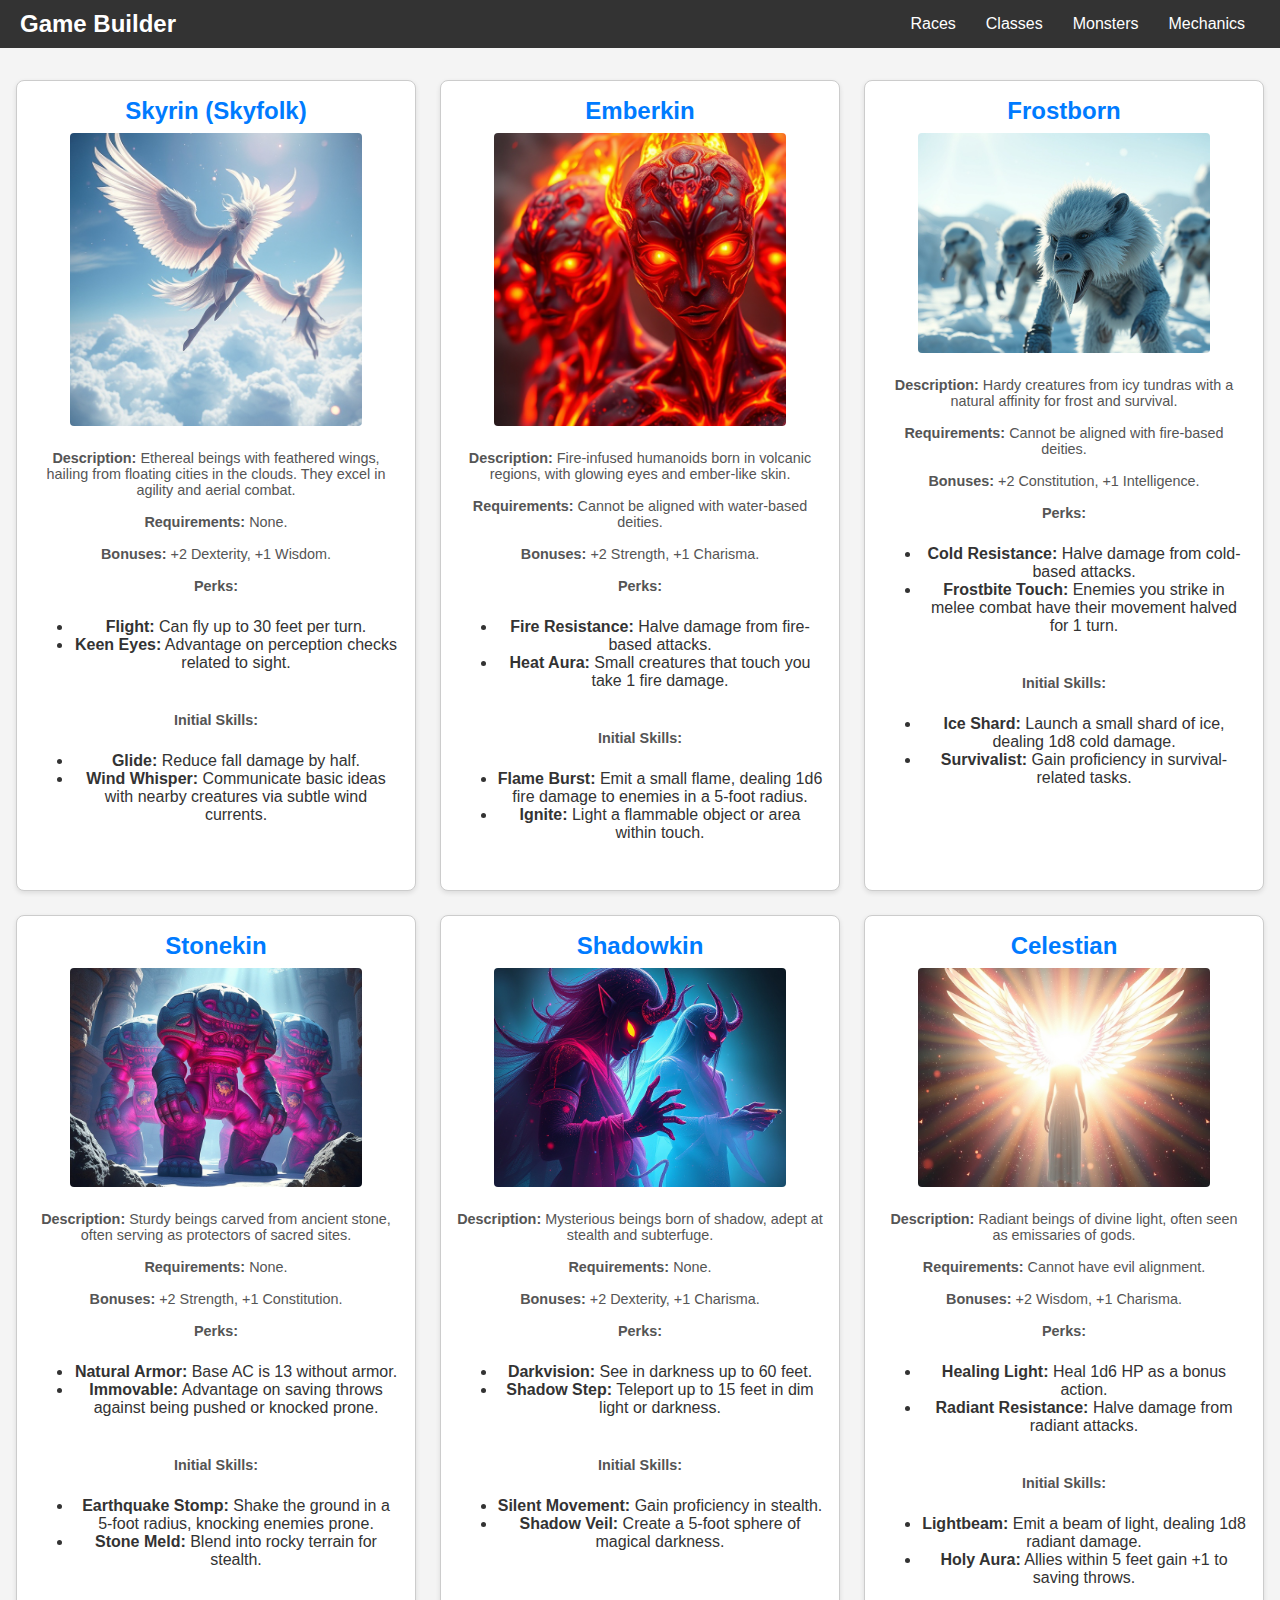
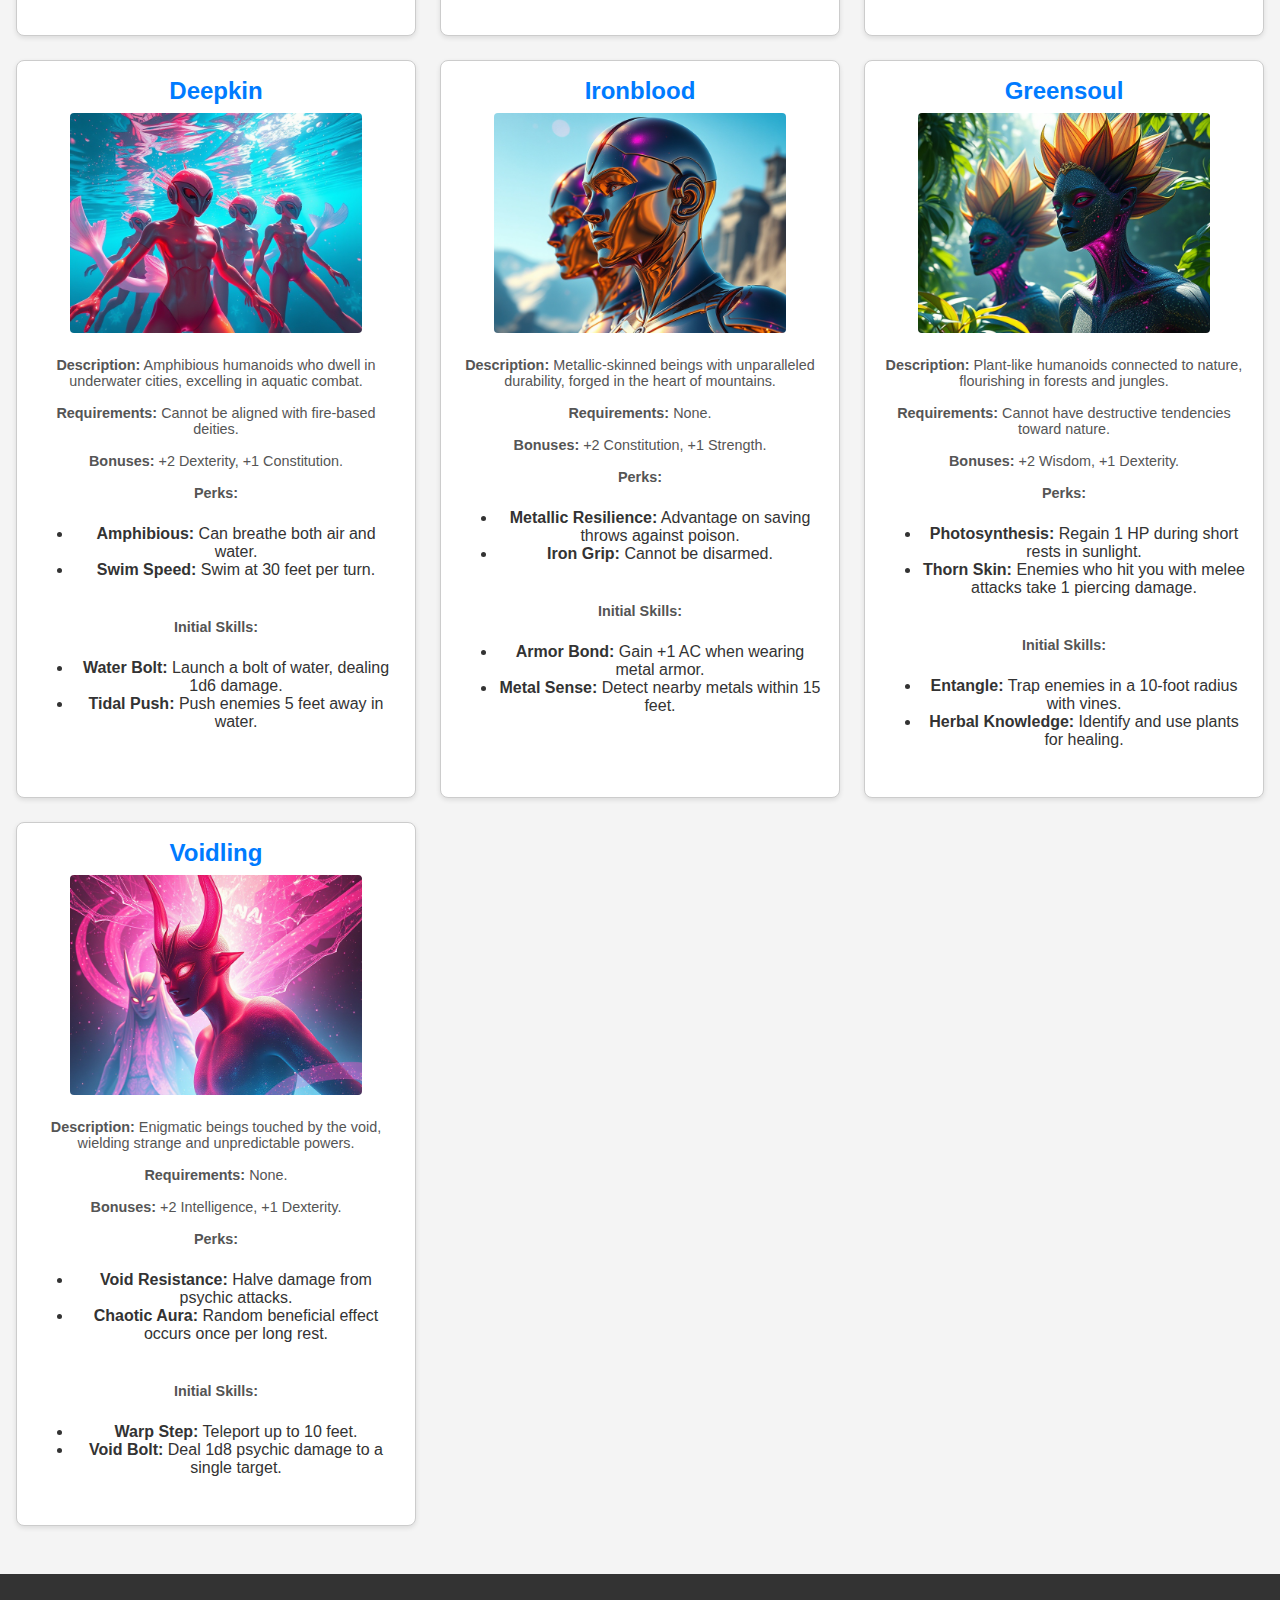
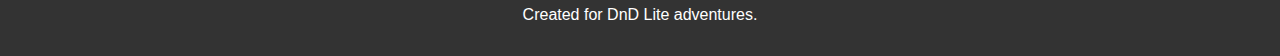
<file: index.html>
<!DOCTYPE html>
<html lang="en">
<head>
    <meta charset="UTF-8">
    <meta name="viewport" content="width=device-width, initial-scale=1.0">
    <title>DnD Lite</title>
    <link rel="stylesheet" href="style.css">
    <style>
        body {
            font-family: Arial, sans-serif;
            margin: 0;
            padding: 0;
        }
        header {
            background-color: #333;
            color: white;
            padding: 10px 20px;
            display: flex;
            justify-content: space-between;
            align-items: center;
        }
        header .logo {
            font-size: 1.5em;
            font-weight: bold;
        }
        nav ul {
            list-style: none;
            display: flex;
            margin: 0;
            padding: 0;
        }
        nav ul li {
            margin: 0 15px;
        }
        nav ul li a {
            color: white;
            text-decoration: none;
            font-size: 1em;
        }
        nav ul li a:hover {
            text-decoration: underline;
        }
        .section {
            padding: 50px 20px;
        }
    </style>
</head>
<body>
    <header>
        <div class="logo">Game Builder</div>
        <nav>
            <ul>
                <li><a href="index.html">Races</a></li>
                <li><a href="classes.html">Classes</a></li>
                <li><a href="monsters.html">Monsters</a></li>
                <li><a href="mechanics.html">Mechanics</a></li>
            </ul>
        </nav>
    </header>
    <main>
        <section id="races">
            <div class="card-container">
                <div class="card">
                    <h3>Skyrin (Skyfolk)</h3>
                    <img src="./images/Skyfolk.jpeg" alt="">
                    <p><strong>Description:</strong> Ethereal beings with feathered wings, hailing from floating cities in the clouds. They excel in agility and aerial combat.</p>
                    <p><strong>Requirements:</strong> None.</p>
                    <p><strong>Bonuses:</strong> +2 Dexterity, +1 Wisdom.</p>
                    <p><strong>Perks:</strong>
                        <ul>
                            <li><strong>Flight:</strong> Can fly up to 30 feet per turn.</li>
                            <li><strong>Keen Eyes:</strong> Advantage on perception checks related to sight.</li>
                        </ul>
                    </p>
                    <p><strong>Initial Skills:</strong>
                        <ul>
                            <li><strong>Glide:</strong> Reduce fall damage by half.</li>
                            <li><strong>Wind Whisper:</strong> Communicate basic ideas with nearby creatures via subtle wind currents.</li>
                        </ul>
                    </p>
                </div>
                
                <div class="card">
                    <h3>Emberkin</h3>
                    <img src="./images/Emberfolk.jpeg" alt="">
                    <p><strong>Description:</strong> Fire-infused humanoids born in volcanic regions, with glowing eyes and ember-like skin.</p>
                    <p><strong>Requirements:</strong> Cannot be aligned with water-based deities.</p>
                    <p><strong>Bonuses:</strong> +2 Strength, +1 Charisma.</p>
                    <p><strong>Perks:</strong>
                        <ul>
                            <li><strong>Fire Resistance:</strong> Halve damage from fire-based attacks.</li>
                            <li><strong>Heat Aura:</strong> Small creatures that touch you take 1 fire damage.</li>
                        </ul>
                    </p>
                    <p><strong>Initial Skills:</strong>
                        <ul>
                            <li><strong>Flame Burst:</strong> Emit a small flame, dealing 1d6 fire damage to enemies in a 5-foot radius.</li>
                            <li><strong>Ignite:</strong> Light a flammable object or area within touch.</li>
                        </ul>
                    </p>
                </div>
                
                <div class="card">
                    <h3>Frostborn</h3>
                    <img src="./images/frostkin.jpeg" alt="">
                    <p><strong>Description:</strong> Hardy creatures from icy tundras with a natural affinity for frost and survival.</p>
                    <p><strong>Requirements:</strong> Cannot be aligned with fire-based deities.</p>
                    <p><strong>Bonuses:</strong> +2 Constitution, +1 Intelligence.</p>
                    <p><strong>Perks:</strong>
                        <ul>
                            <li><strong>Cold Resistance:</strong> Halve damage from cold-based attacks.</li>
                            <li><strong>Frostbite Touch:</strong> Enemies you strike in melee combat have their movement halved for 1 turn.</li>
                        </ul>
                    </p>
                    <p><strong>Initial Skills:</strong>
                        <ul>
                            <li><strong>Ice Shard:</strong> Launch a small shard of ice, dealing 1d8 cold damage.</li>
                            <li><strong>Survivalist:</strong> Gain proficiency in survival-related tasks.</li>
                        </ul>
                    </p>
                </div>
                
                <div class="card">
                    <h3>Stonekin</h3>
                    <img src="./images/StoneKin.jpeg" alt="">
                    <p><strong>Description:</strong> Sturdy beings carved from ancient stone, often serving as protectors of sacred sites.</p>
                    <p><strong>Requirements:</strong> None.</p>
                    <p><strong>Bonuses:</strong> +2 Strength, +1 Constitution.</p>
                    <p><strong>Perks:</strong>
                        <ul>
                            <li><strong>Natural Armor:</strong> Base AC is 13 without armor.</li>
                            <li><strong>Immovable:</strong> Advantage on saving throws against being pushed or knocked prone.</li>
                        </ul>
                    </p>
                    <p><strong>Initial Skills:</strong>
                        <ul>
                            <li><strong>Earthquake Stomp:</strong> Shake the ground in a 5-foot radius, knocking enemies prone.</li>
                            <li><strong>Stone Meld:</strong> Blend into rocky terrain for stealth.</li>
                        </ul>
                    </p>
                </div>
                
                <div class="card">
                    <h3>Shadowkin</h3>
                    <img src="./images/Shadowlin.jpeg" alt="">
                    <p><strong>Description:</strong> Mysterious beings born of shadow, adept at stealth and subterfuge.</p>
                    <p><strong>Requirements:</strong> None.</p>
                    <p><strong>Bonuses:</strong> +2 Dexterity, +1 Charisma.</p>
                    <p><strong>Perks:</strong>
                        <ul>
                            <li><strong>Darkvision:</strong> See in darkness up to 60 feet.</li>
                            <li><strong>Shadow Step:</strong> Teleport up to 15 feet in dim light or darkness.</li>
                        </ul>
                    </p>
                    <p><strong>Initial Skills:</strong>
                        <ul>
                            <li><strong>Silent Movement:</strong> Gain proficiency in stealth.</li>
                            <li><strong>Shadow Veil:</strong> Create a 5-foot sphere of magical darkness.</li>
                        </ul>
                    </p>
                </div>
                <div class="card">
                    <h3>Celestian</h3>
                    <img src="./images/celestian.jpg" alt="">
                    <p><strong>Description:</strong> Radiant beings of divine light, often seen as emissaries of gods.</p>
                    <p><strong>Requirements:</strong> Cannot have evil alignment.</p>
                    <p><strong>Bonuses:</strong> +2 Wisdom, +1 Charisma.</p>
                    <p><strong>Perks:</strong>
                        <ul>
                            <li><strong>Healing Light:</strong> Heal 1d6 HP as a bonus action.</li>
                            <li><strong>Radiant Resistance:</strong> Halve damage from radiant attacks.</li>
                        </ul>
                    </p>
                    <p><strong>Initial Skills:</strong>
                        <ul>
                            <li><strong>Lightbeam:</strong> Emit a beam of light, dealing 1d8 radiant damage.</li>
                            <li><strong>Holy Aura:</strong> Allies within 5 feet gain +1 to saving throws.</li>
                        </ul>
                    </p>
                </div>
                
                <div class="card">
                    <h3>Deepkin</h3>
                    <img src="./images/deepwaterkin.jpeg" alt="">
                    <p><strong>Description:</strong> Amphibious humanoids who dwell in underwater cities, excelling in aquatic combat.</p>
                    <p><strong>Requirements:</strong> Cannot be aligned with fire-based deities.</p>
                    <p><strong>Bonuses:</strong> +2 Dexterity, +1 Constitution.</p>
                    <p><strong>Perks:</strong>
                        <ul>
                            <li><strong>Amphibious:</strong> Can breathe both air and water.</li>
                            <li><strong>Swim Speed:</strong> Swim at 30 feet per turn.</li>
                        </ul>
                    </p>
                    <p><strong>Initial Skills:</strong>
                        <ul>
                            <li><strong>Water Bolt:</strong> Launch a bolt of water, dealing 1d6 damage.</li>
                            <li><strong>Tidal Push:</strong> Push enemies 5 feet away in water.</li>
                        </ul>
                    </p>
                </div>
                
                <div class="card">
                    <h3>Ironblood</h3>
                    <img src="./images/ironblood.jpeg" alt="">
                    <p><strong>Description:</strong> Metallic-skinned beings with unparalleled durability, forged in the heart of mountains.</p>
                    <p><strong>Requirements:</strong> None.</p>
                    <p><strong>Bonuses:</strong> +2 Constitution, +1 Strength.</p>
                    <p><strong>Perks:</strong>
                        <ul>
                            <li><strong>Metallic Resilience:</strong> Advantage on saving throws against poison.</li>
                            <li><strong>Iron Grip:</strong> Cannot be disarmed.</li>
                        </ul>
                    </p>
                    <p><strong>Initial Skills:</strong>
                        <ul>
                            <li><strong>Armor Bond:</strong> Gain +1 AC when wearing metal armor.</li>
                            <li><strong>Metal Sense:</strong> Detect nearby metals within 15 feet.</li>
                        </ul>
                    </p>
                </div>
                
                <div class="card">
                    <h3>Greensoul</h3>
                    <img src="./images/Greensoul.jpeg" alt="">
                    <p><strong>Description:</strong> Plant-like humanoids connected to nature, flourishing in forests and jungles.</p>
                    <p><strong>Requirements:</strong> Cannot have destructive tendencies toward nature.</p>
                    <p><strong>Bonuses:</strong> +2 Wisdom, +1 Dexterity.</p>
                    <p><strong>Perks:</strong>
                        <ul>
                            <li><strong>Photosynthesis:</strong> Regain 1 HP during short rests in sunlight.</li>
                            <li><strong>Thorn Skin:</strong> Enemies who hit you with melee attacks take 1 piercing damage.</li>
                        </ul>
                    </p>
                    <p><strong>Initial Skills:</strong>
                        <ul>
                            <li><strong>Entangle:</strong> Trap enemies in a 10-foot radius with vines.</li>
                            <li><strong>Herbal Knowledge:</strong> Identify and use plants for healing.</li>
                        </ul>
                    </p>
                </div>
                
                <div class="card">
                    <h3>Voidling</h3>
                    <img src="./images/Voidkin.jpeg" alt="">
                    <p><strong>Description:</strong> Enigmatic beings touched by the void, wielding strange and unpredictable powers.</p>
                    <p><strong>Requirements:</strong> None.</p>
                    <p><strong>Bonuses:</strong> +2 Intelligence, +1 Dexterity.</p>
                    <p><strong>Perks:</strong>
                        <ul>
                            <li><strong>Void Resistance:</strong> Halve damage from psychic attacks.</li>
                            <li><strong>Chaotic Aura:</strong> Random beneficial effect occurs once per long rest.</li>
                        </ul>
                    </p>
                    <p><strong>Initial Skills:</strong>
                        <ul>
                            <li><strong>Warp Step:</strong> Teleport up to 10 feet.</li>
                            <li><strong>Void Bolt:</strong> Deal 1d8 psychic damage to a single target.</li>
                        </ul>
                    </p>
                </div>
                
            </div>
        </section>
    </main>
    <footer>
        <p>Created for DnD Lite adventures.</p>
    </footer>
</body>
</html>
</file>
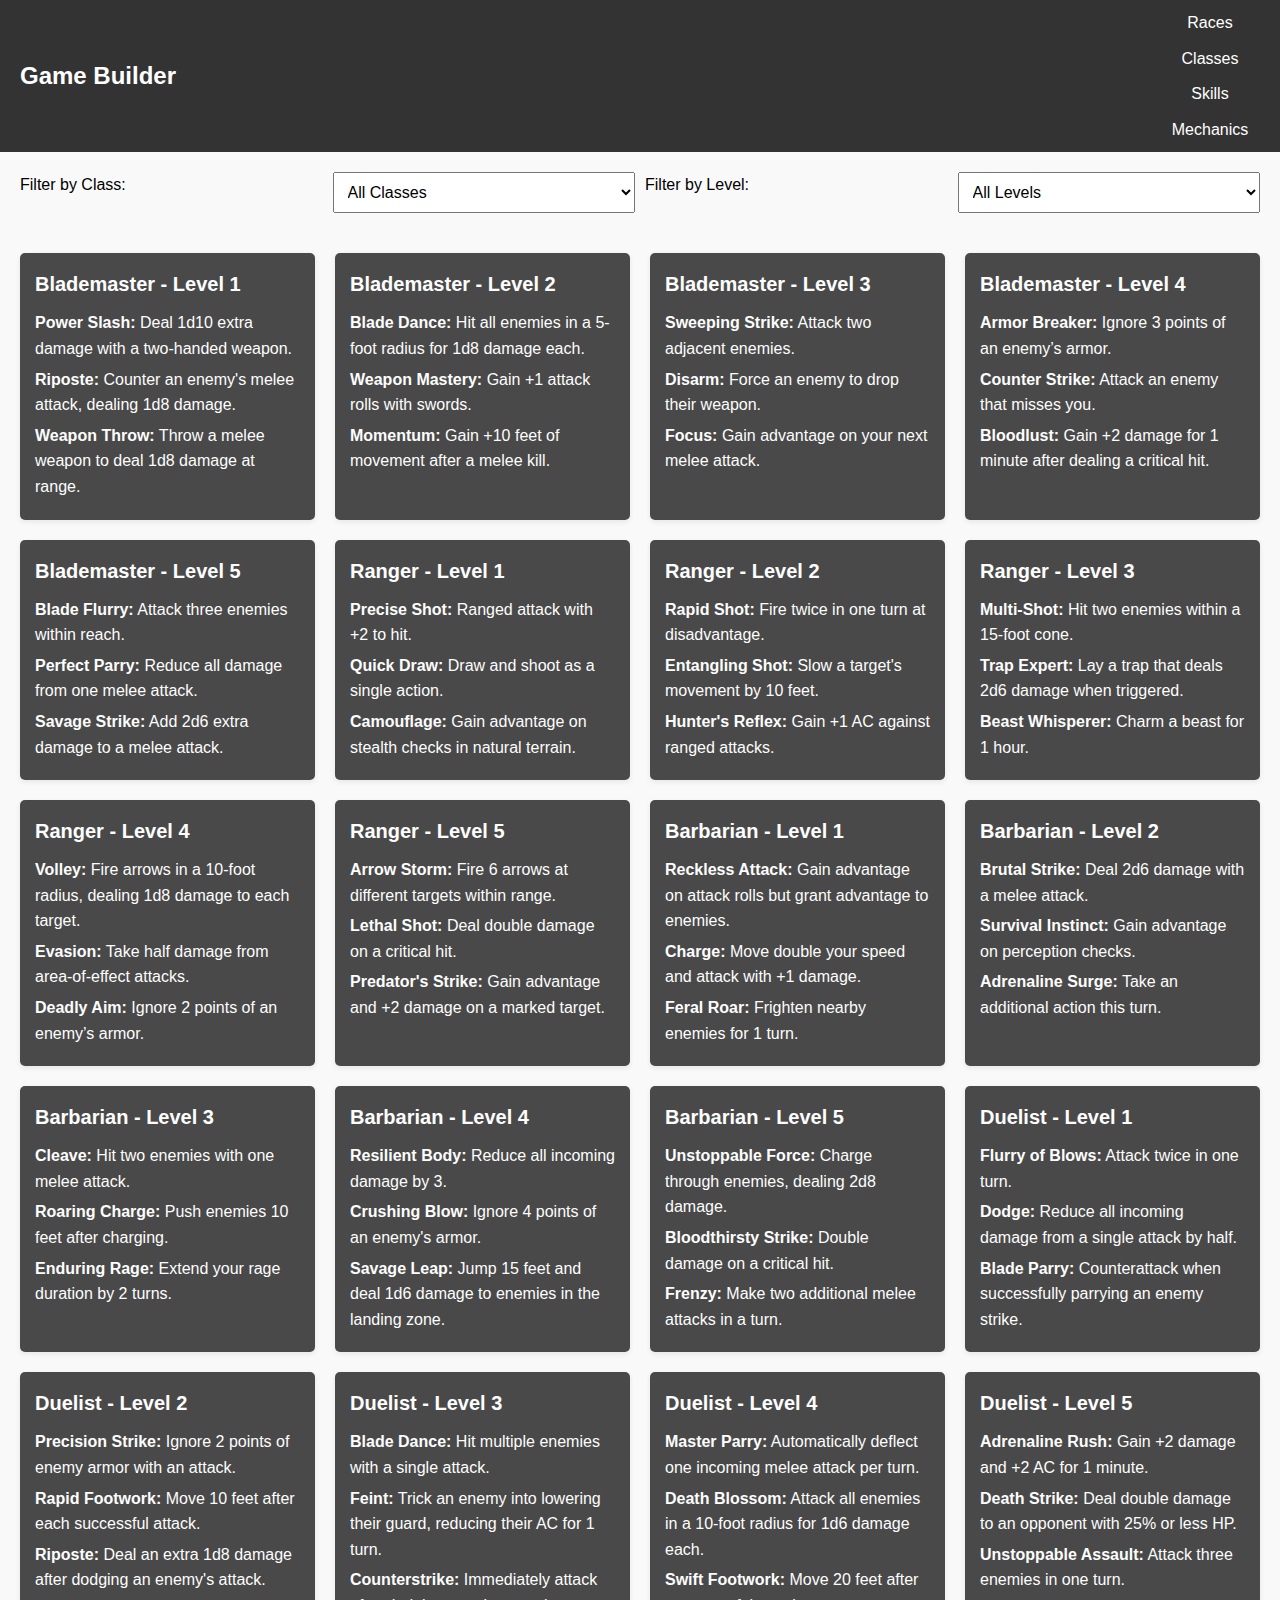
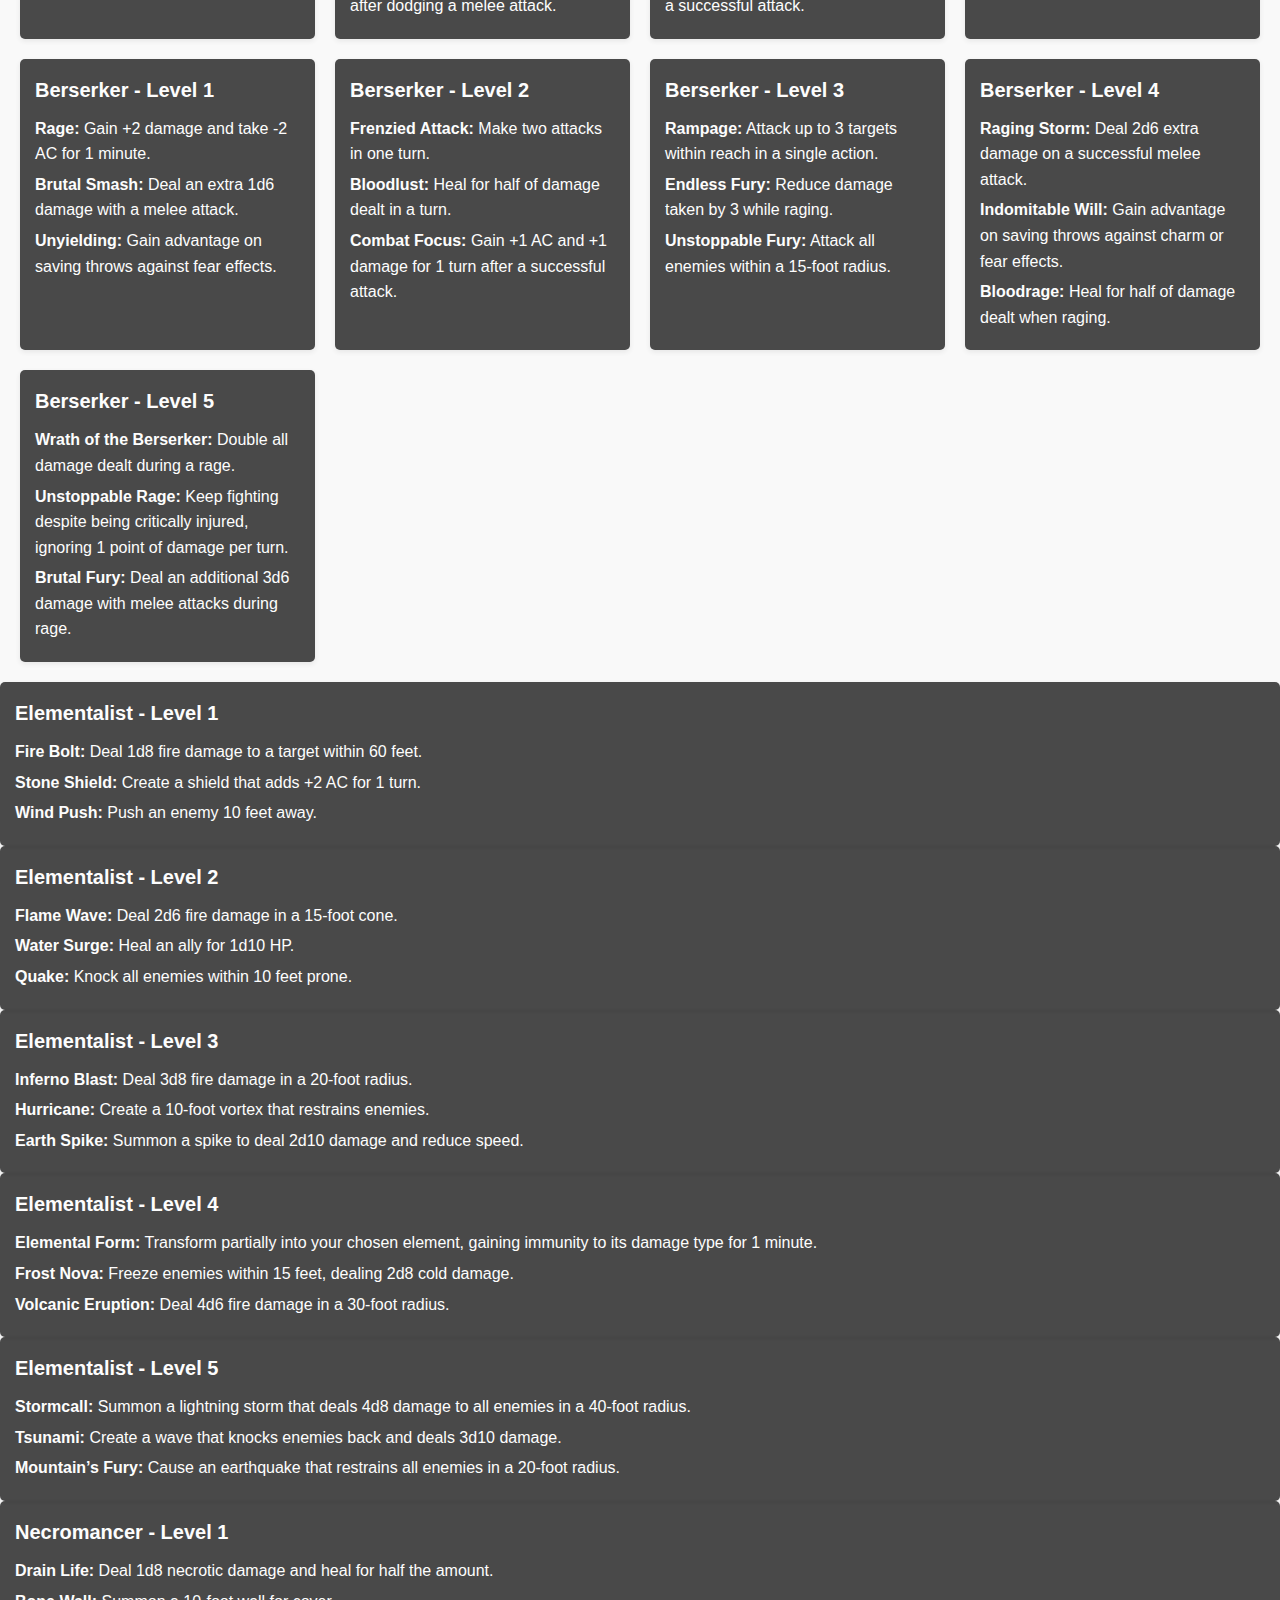
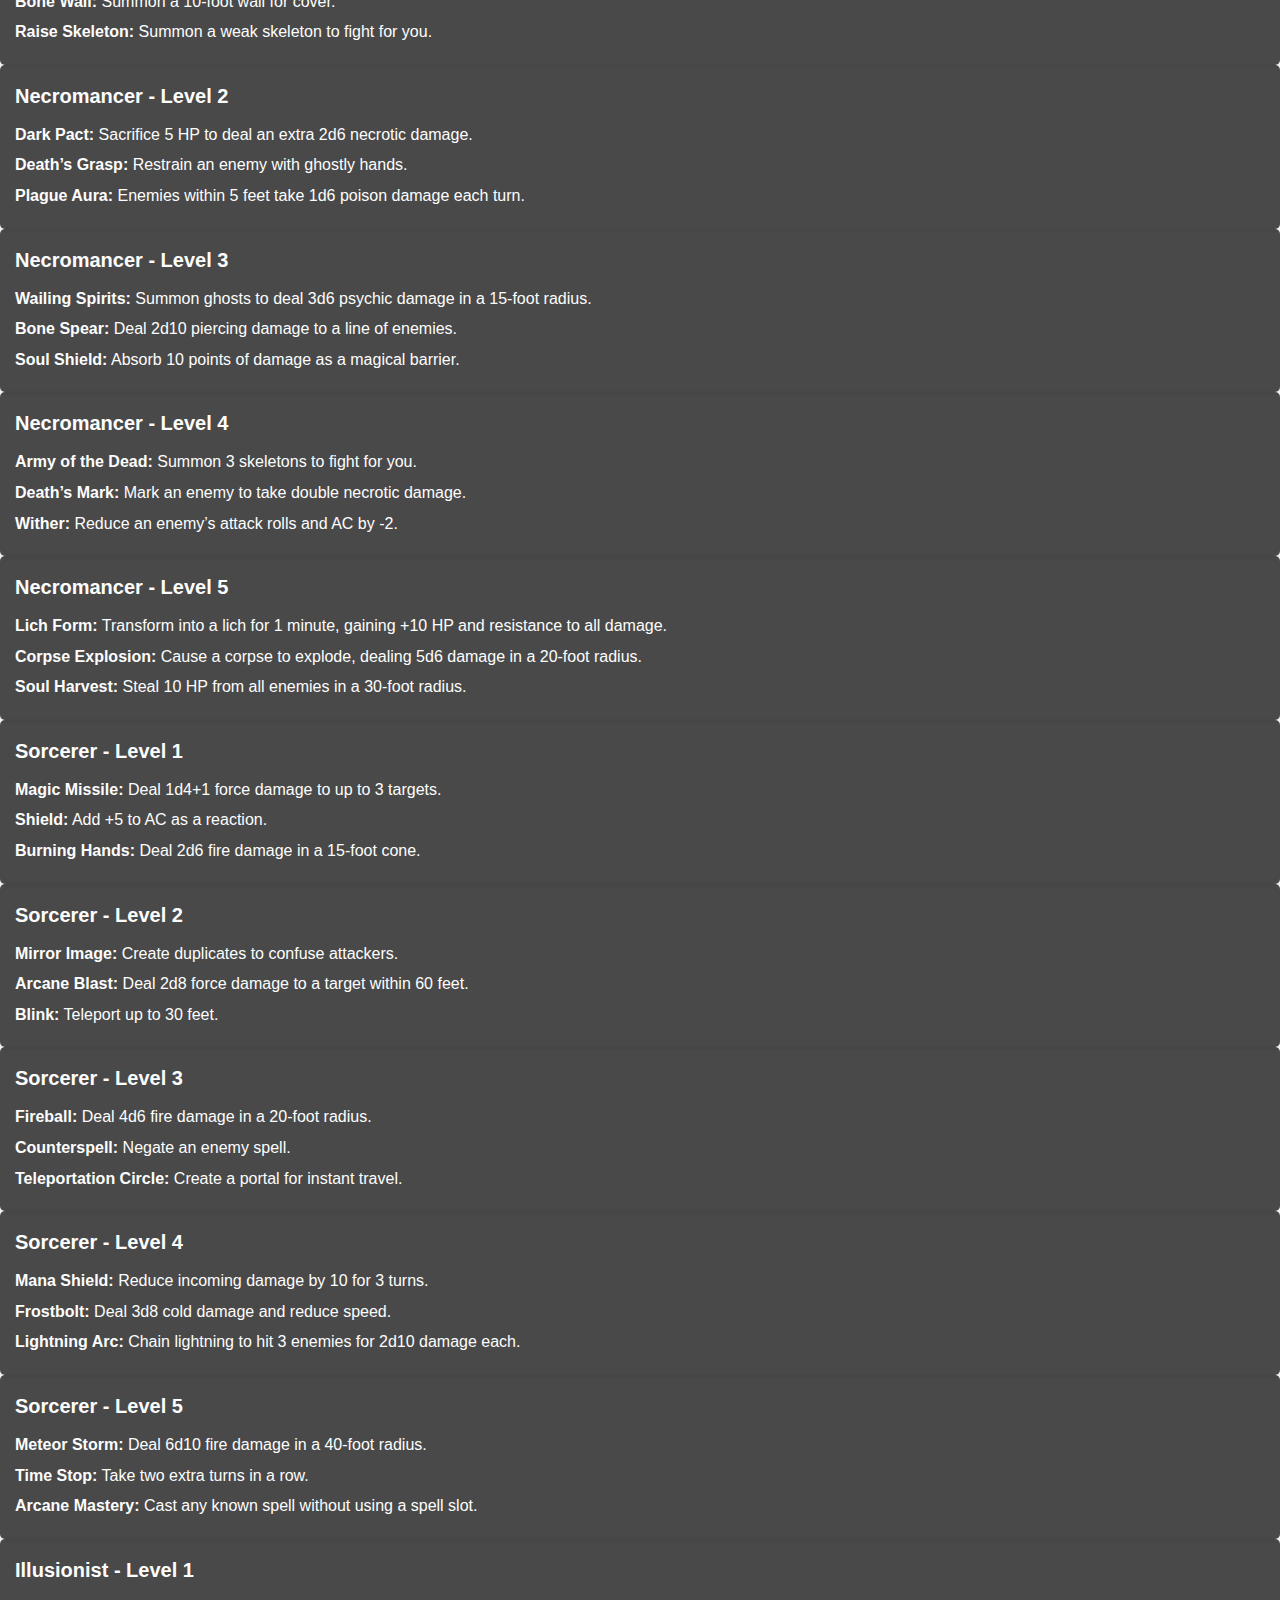
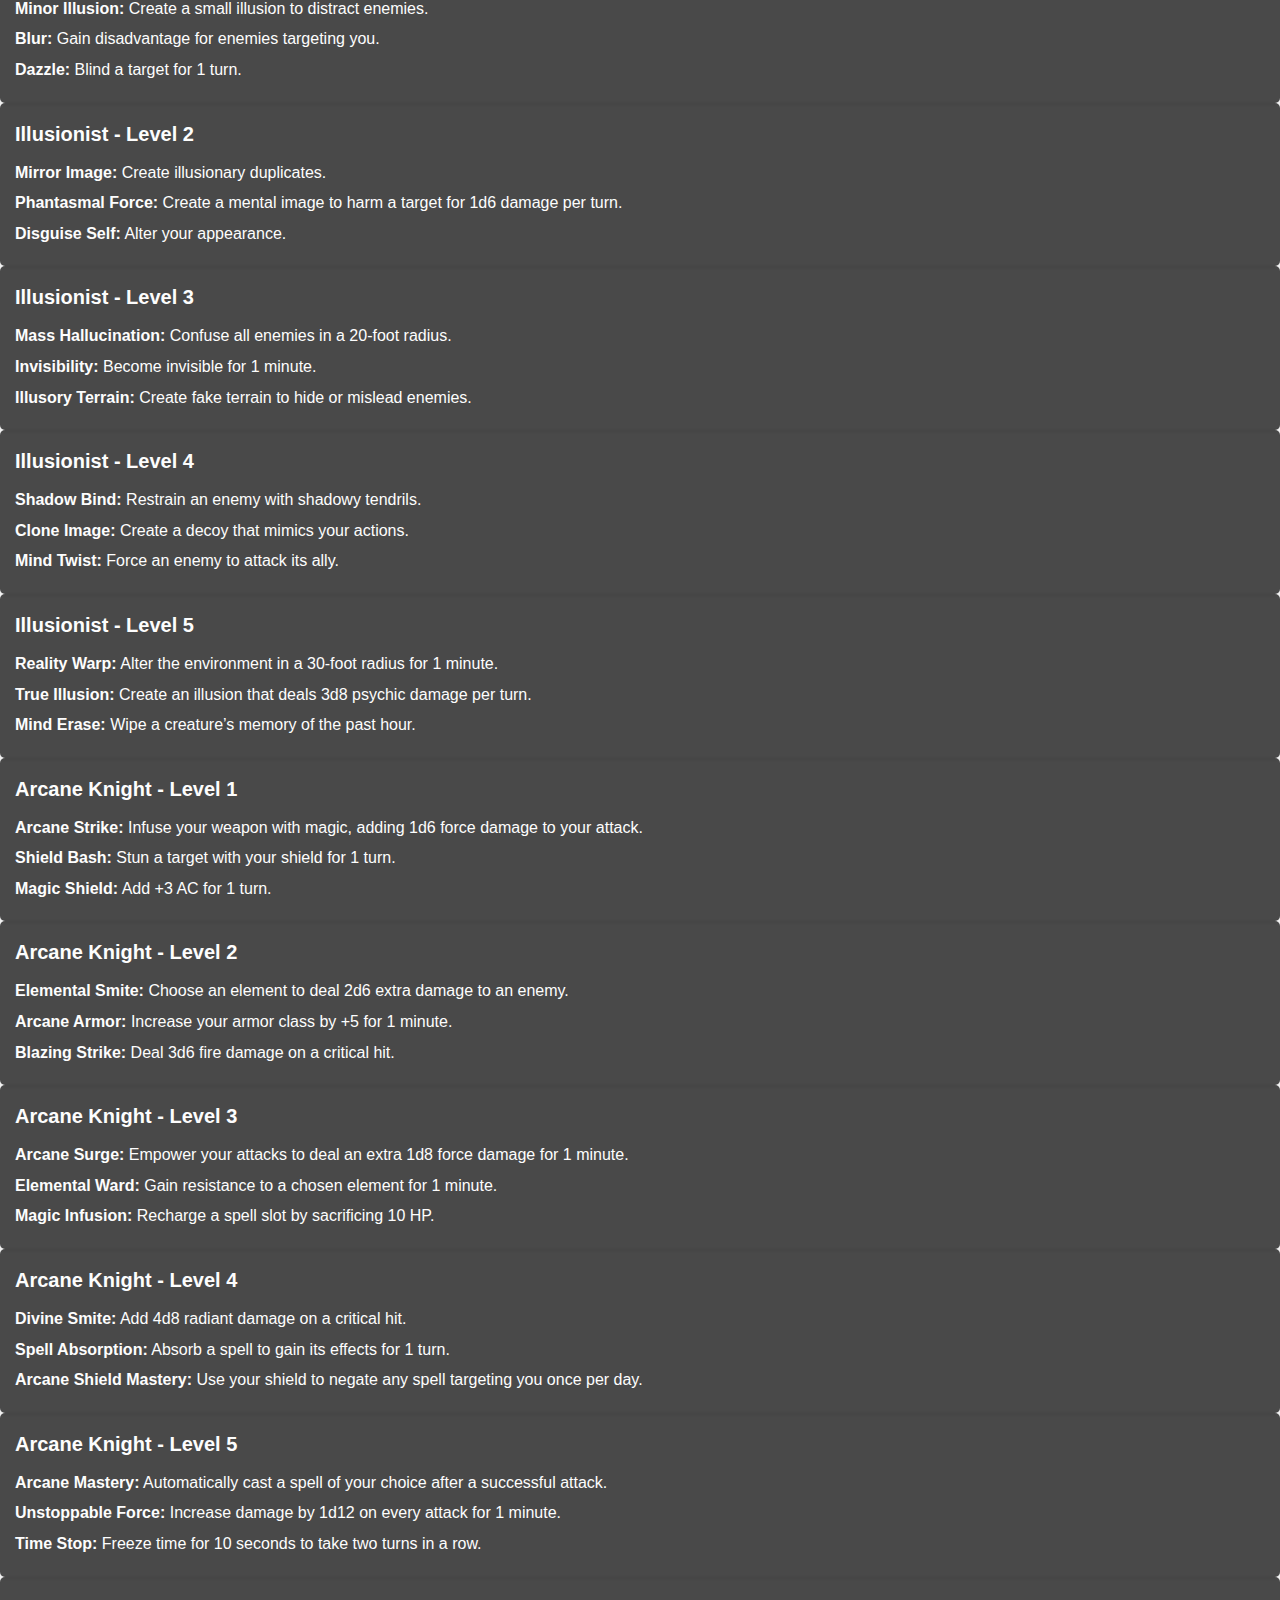
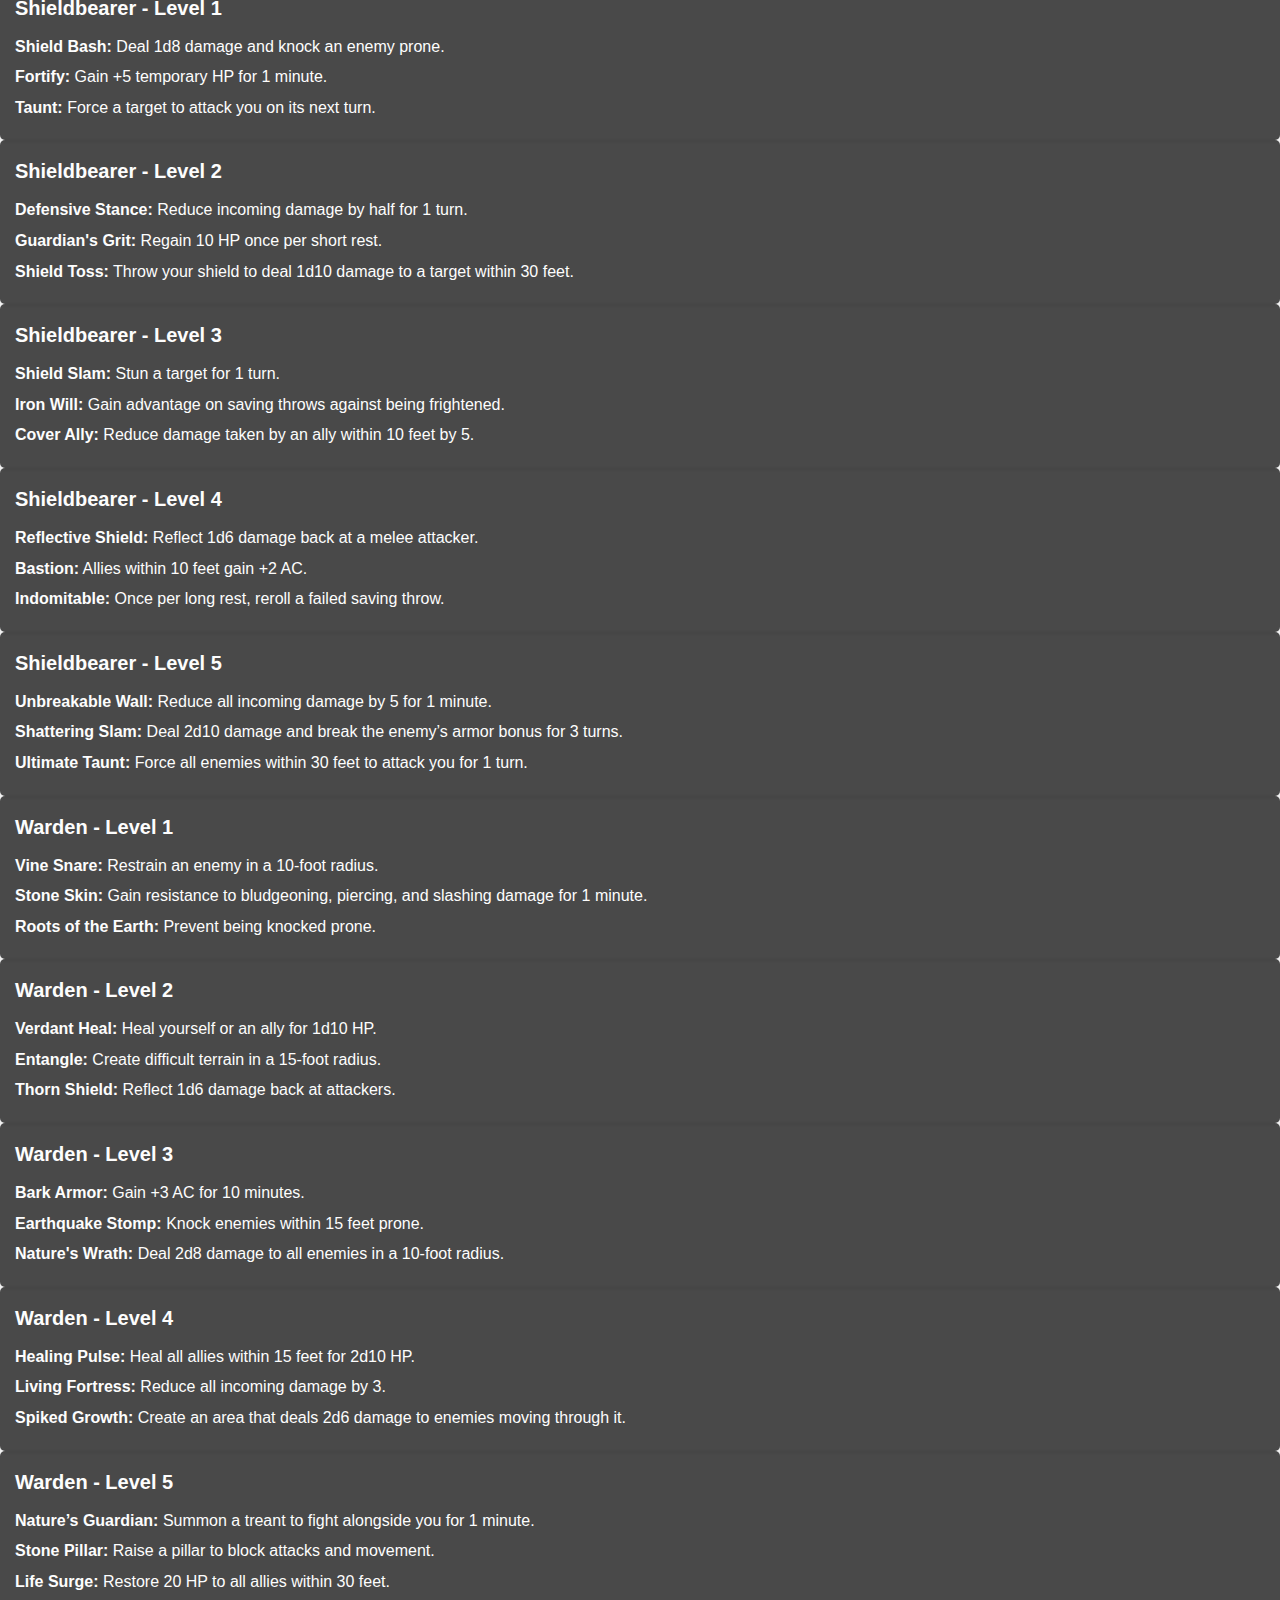
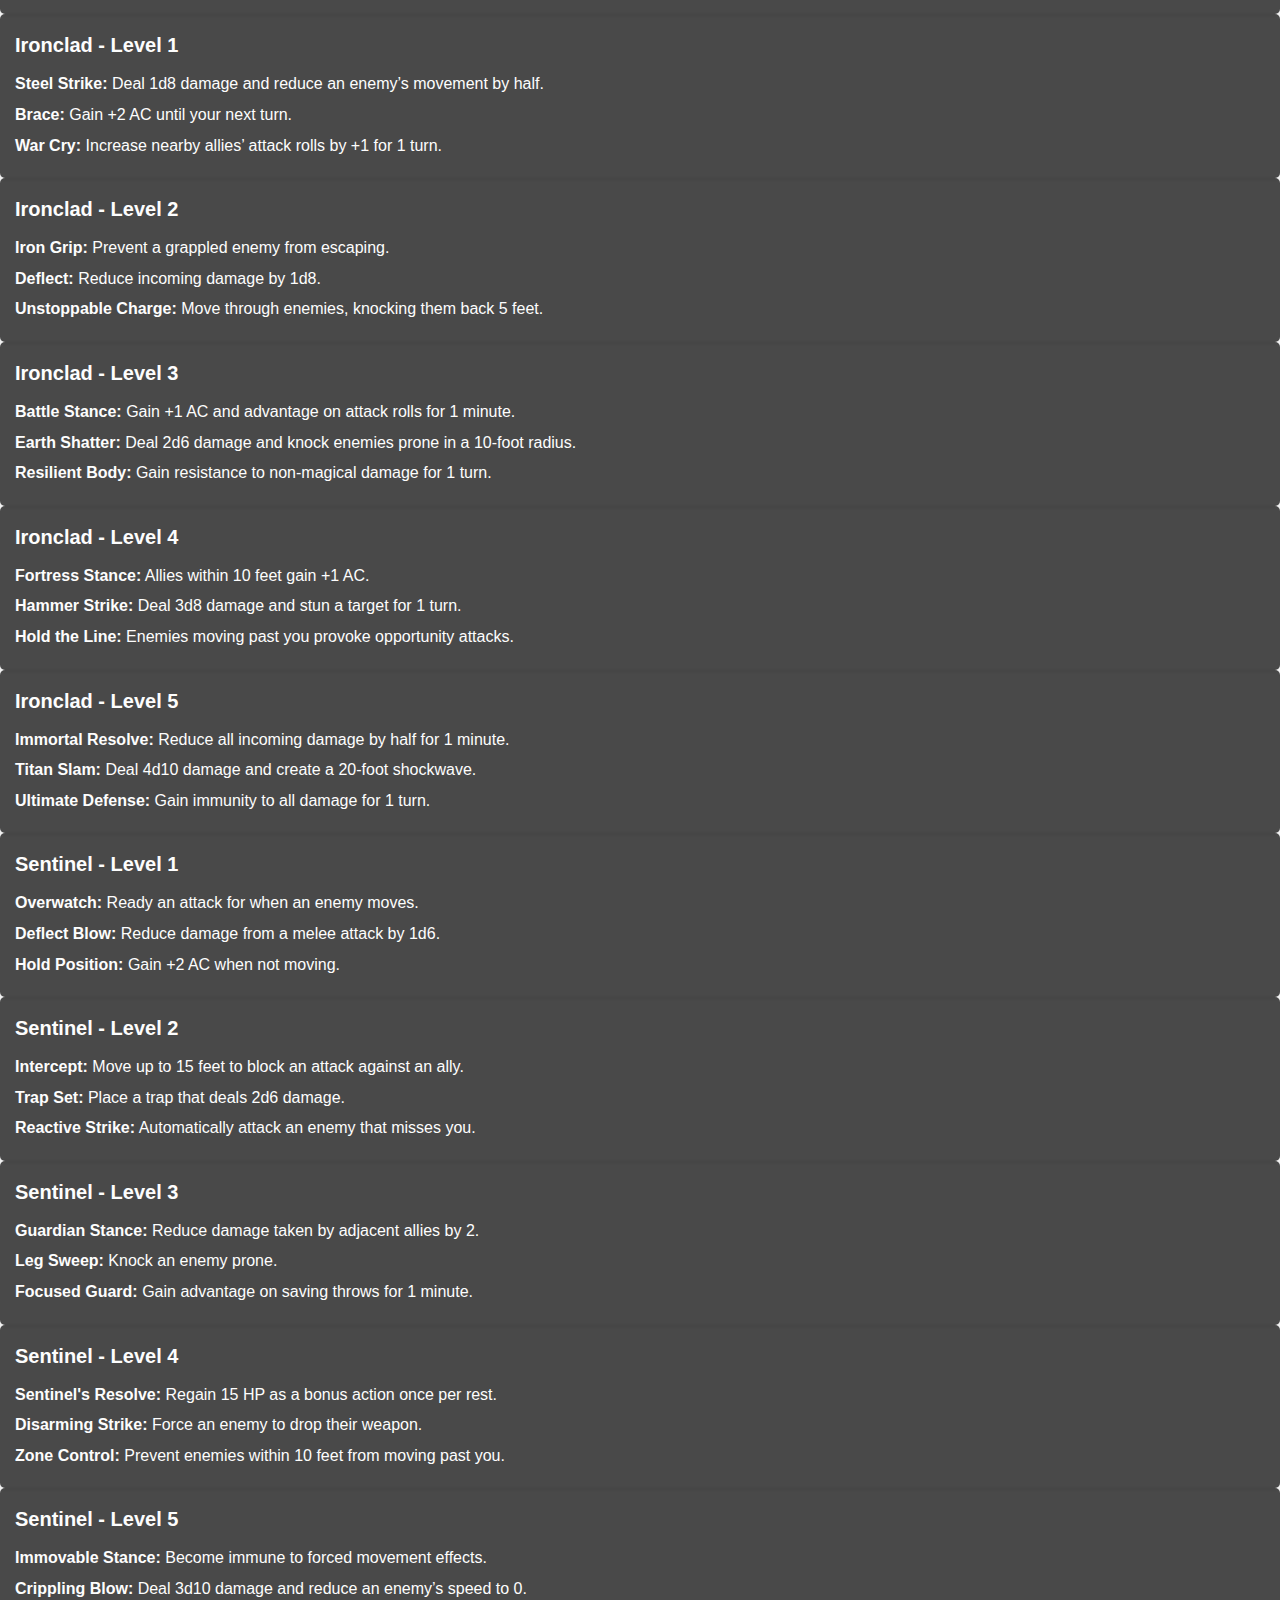
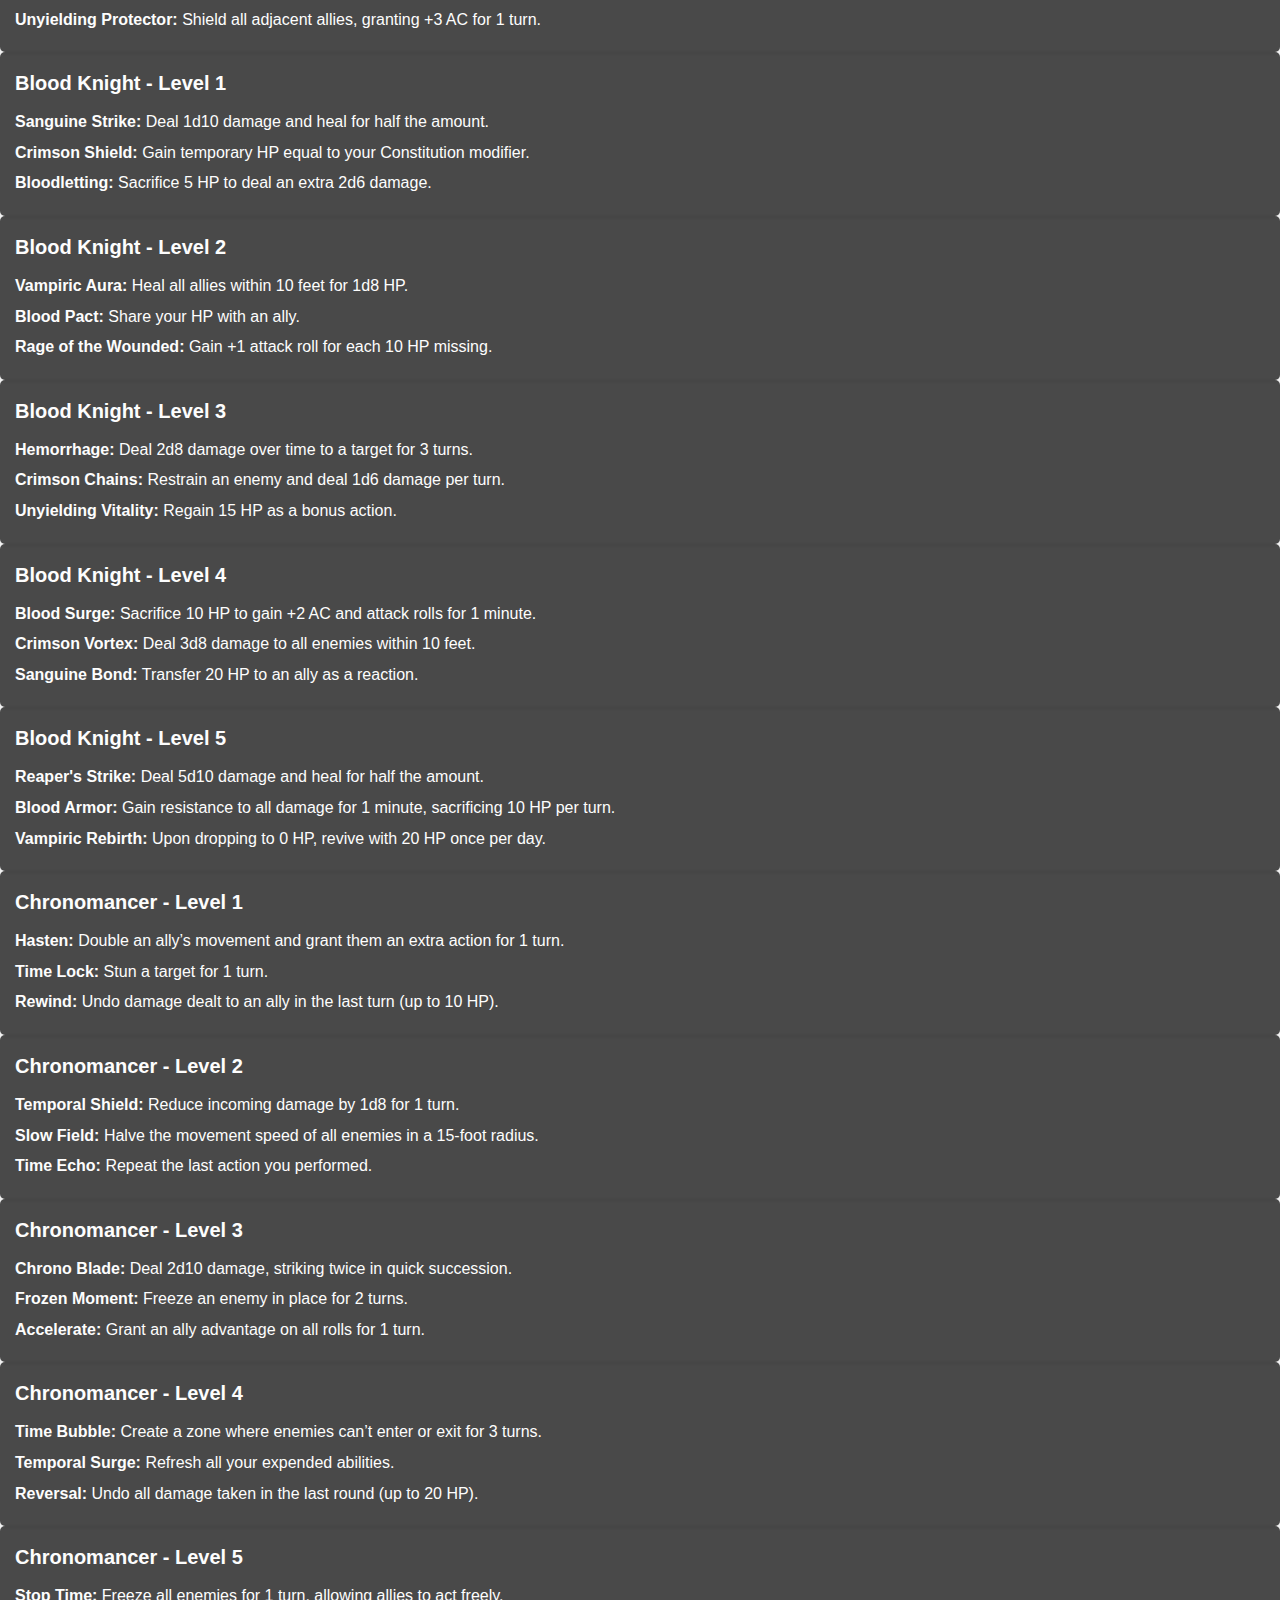
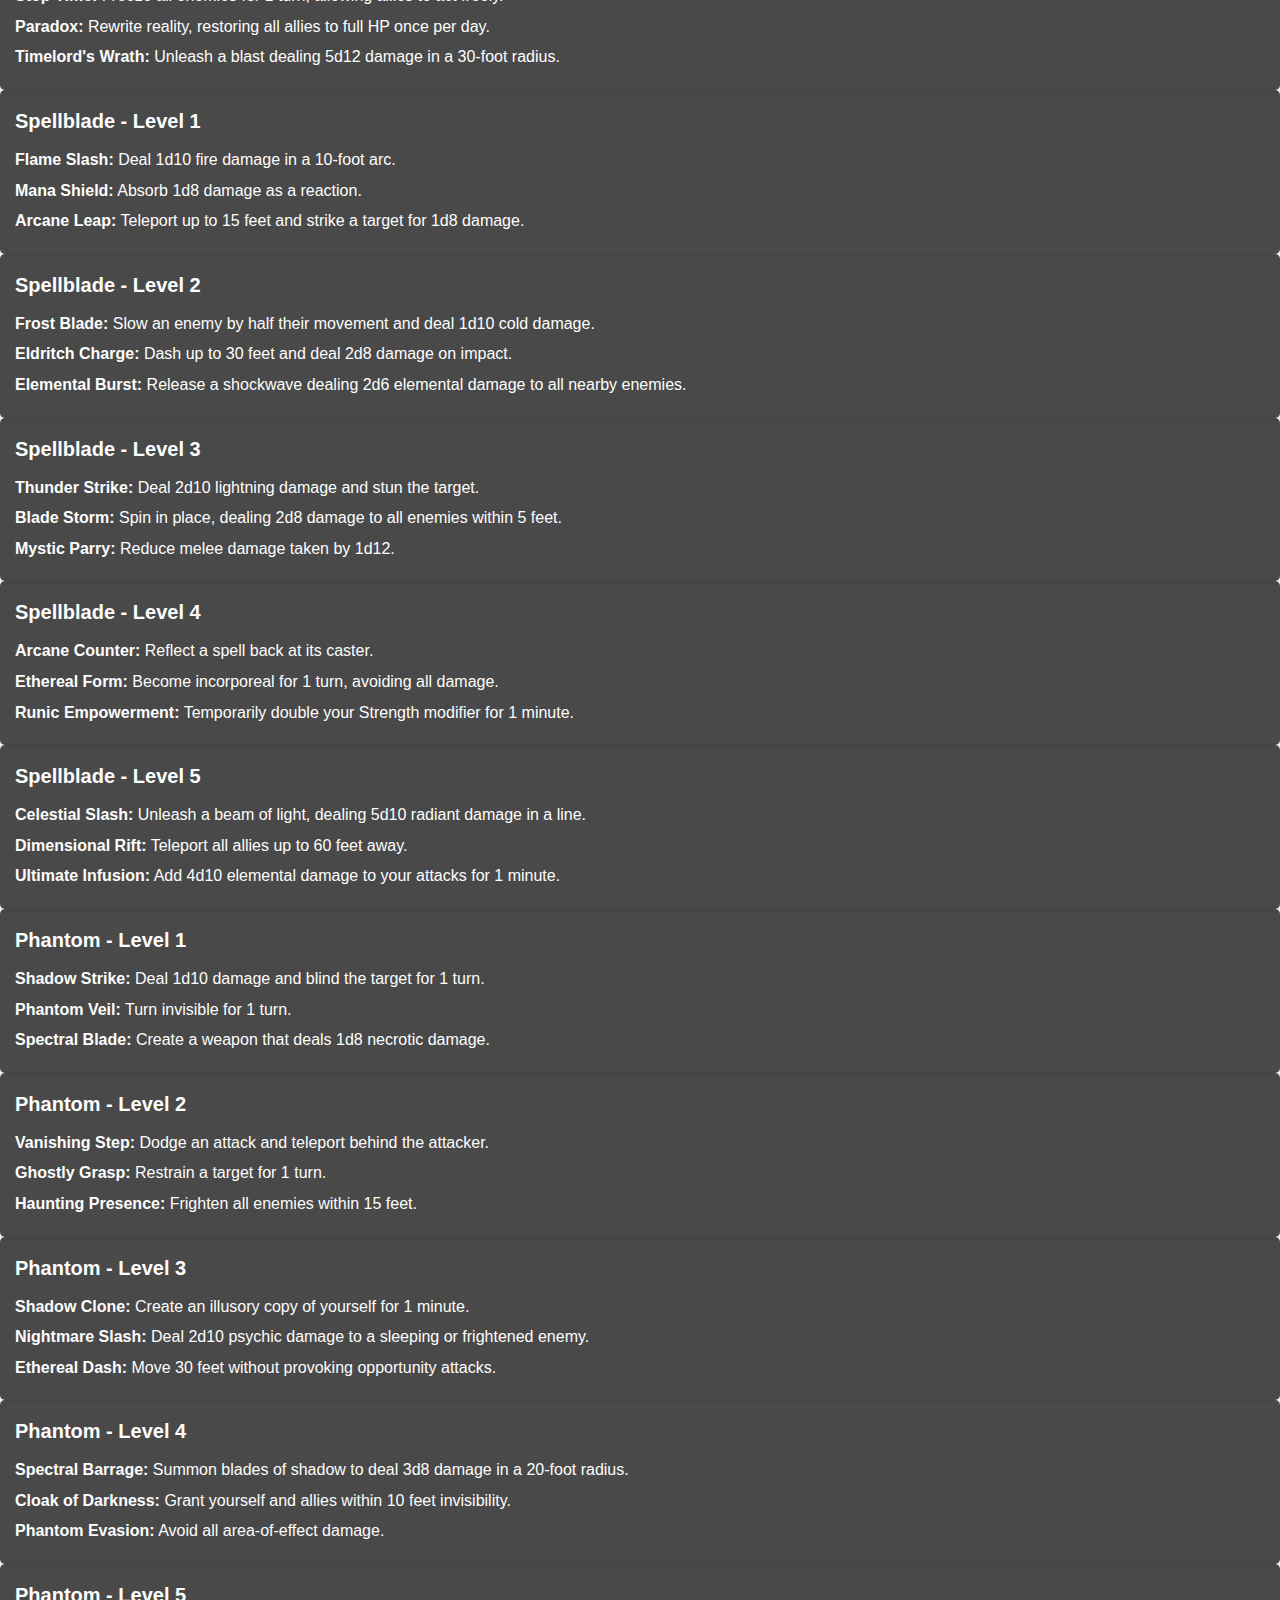
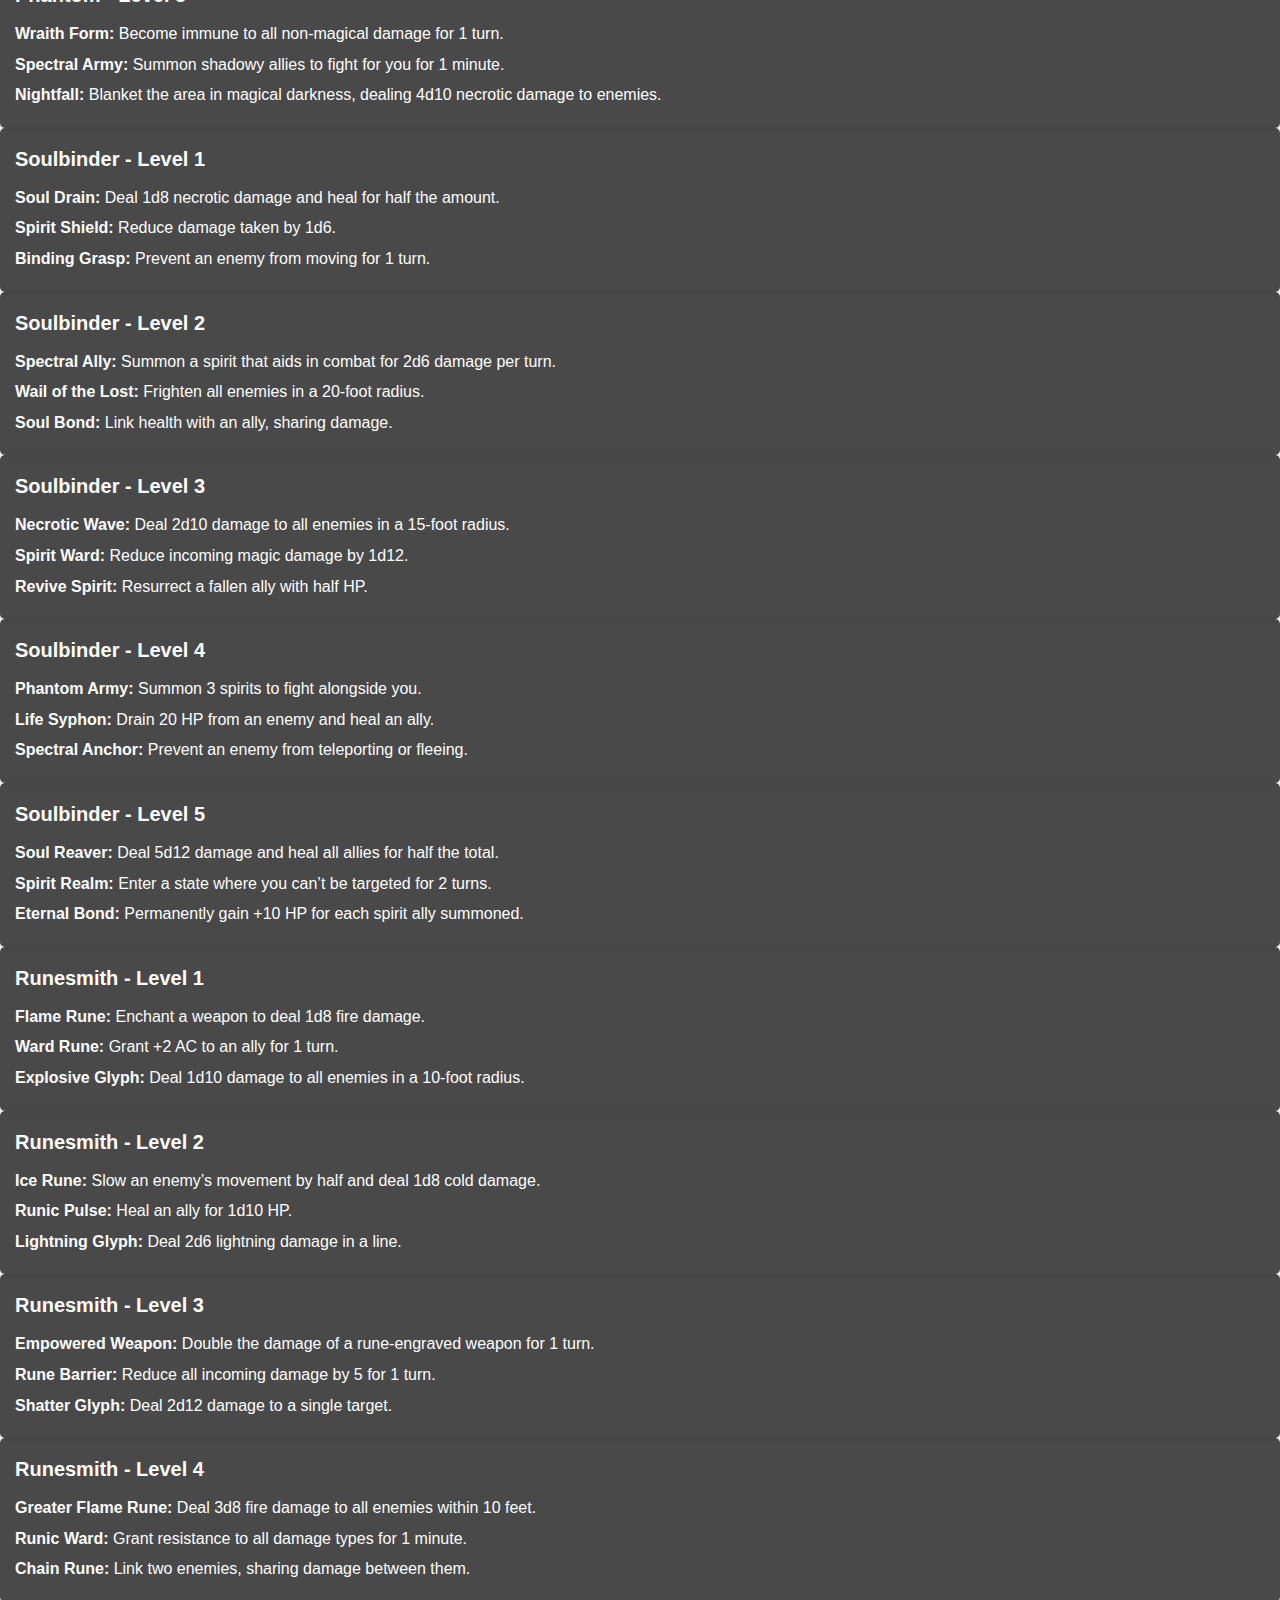
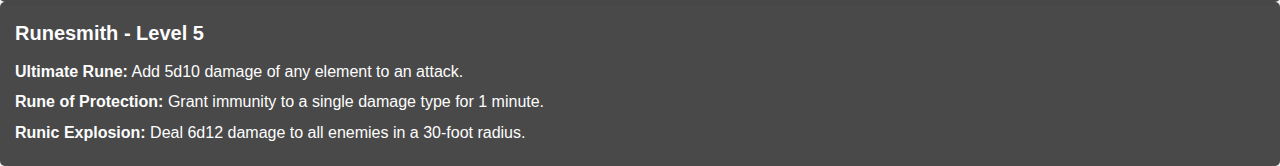
<file: skills/skills.html>
<!DOCTYPE html>
<html lang="en">
<head>
    <meta charset="UTF-8">
    <meta name="viewport" content="width=device-width, initial-scale=1.0">
    <title>Skills by Level and Class</title>
    <style>
/* General Styles */
body {
    font-family: Arial, sans-serif;
    margin: 0;
    padding: 0;
    background-color: #f9f9f9;
    line-height: 1.6;
}

/* Header */
header {
    background-color: #333;
    color: white;
    padding: 10px 20px;
    display: grid;
    grid-template-columns: 1fr auto;
    align-items: center;
    gap: 10px;
}

header .logo {
    font-size: 1.5em;
    font-weight: bold;
}

nav ul {
    list-style: none;
    display: grid;
    grid-template-columns: repeat(auto-fit, minmax(100px, 1fr));
    margin: 0;
    padding: 0;
    gap: 10px;
}

nav ul li {
    text-align: center;
}

nav ul li a {
    color: white;
    text-decoration: none;
    font-size: 1em;
}

nav ul li a:hover {
    text-decoration: underline;
}

/* Filter Container */
.filter-container {
    margin: 20px 0;
    padding: 0 20px;
    display: grid;
    grid-template-columns: repeat(auto-fit, minmax(150px, 1fr));
    gap: 10px;
}

.filter-container select {
    padding: 10px;
    font-size: 16px;
    width: 100%;
}

/* Skill Cards */
#skills-list {
    display: grid;
    grid-template-columns: repeat(auto-fit, minmax(250px, 1fr));
    gap: 20px;
    padding: 20px;
    box-sizing: border-box;
}

.skill-card {
    background-color: black;
    opacity: 0.7;
    color: white;
    border-radius: 5px;
    padding: 15px;
    box-shadow: 0 2px 5px rgba(0, 0, 0, 0.1);
    text-align: left;
}

.skill-card h3 {
    font-size: 20px;
    margin: 0 0 10px 0;
}

.skill-card p {
    margin: 5px 0;
}

/* Media Queries */
@media (max-width: 1024px) {
    header {
        grid-template-columns: 1fr;
        text-align: center;
    }

    nav ul {
        grid-template-columns: repeat(auto-fit, minmax(120px, 1fr));
    }

    .filter-container {
        grid-template-columns: 1fr;
    }

    #skills-list {
        grid-template-columns: repeat(auto-fit, minmax(200px, 1fr));
    }
}

@media (max-width: 768px) {
    header .logo {
        font-size: 1.2em;
    }

    nav ul {
        grid-template-columns: repeat(auto-fit, minmax(100px, 1fr));
    }

    .filter-container {
        grid-template-columns: 1fr;
    }

    #skills-list {
        grid-template-columns: 1fr;
    }
}

@media (max-width: 480px) {
    header .logo {
        font-size: 1.2em;
    }

    nav ul {
        grid-template-columns: repeat(auto-fit, minmax(80px, 1fr));
    }

    .filter-container select {
        font-size: 14px;
    }

    .skill-card h3 {
        font-size: 18px;
    }

    .skill-card p {
        font-size: 14px;
    }
}

    </style>
</head>
    <header>
        <div class="logo">Game Builder</div>
        <nav>
            <ul>
                <li><a href="../index.html">Races</a></li>
                <li><a href="../classes.html">Classes</a></li>
                <li><a href="skills.html">Skills</a></li>
                <li><a href="../mechanics.html">Mechanics</a></li>
            </ul>
        </nav>
    </header>
    <div class="filter-container">
        <label for="class-filter">Filter by Class: </label>
        <select id="class-filter">
            <option value="all">All Classes</option>
            <option value="Blademaster">Blademaster</option>
            <option value="Ranger">Ranger</option>
            <option value="Barbarian">Barbarian</option>
            <option value="Duelist">Duelist</option>
            <option value="Berserker">Berserker</option>
            <option value="Elementalist">Elementalist</option>
            <option value="Necromancer">Necromancer</option>
            <option value="Sorcerer">Sorcerer</option>
            <option value="Illusionist">Illusionist</option>
            <option value="Arcane Knight">Arcane Knight</option>
            <option value="Shieldbearer">Shieldbearer</option>
            <option value="Warden">Warden</option>
            <option value="Ironclad">Ironclad</option>
            <option value="Sentinel">Sentinel</option>
            <option value="Blood Knight">Blood Knight</option>
            <option value="Chronomancer">Chronomancer</option>
            <option value="Spellblade">Spellblade</option>
            <option value="Phantom">Phantom</option>
            <option value="Soulbinder">Soulbinder</option>
            <option value="Runesmith">Runesmith</option>
        </select>
        

        <label for="level-filter">Filter by Level: </label>
        <select id="level-filter">
            <option value="all">All Levels</option>
            <option value="1">Level 1</option>
            <option value="2">Level 2</option>
            <option value="3">Level 3</option>
            <option value="4">Level 4</option>
            <option value="5">Level 5</option>
        </select>
    </div>

    <div id="skills-list">
        <!-- Blademaster - Level 1 -->
        <div class="skill-card" data-class="Blademaster" data-level="1">
            <h3>Blademaster - Level 1</h3>
            <p><strong>Power Slash:</strong> Deal 1d10 extra damage with a two-handed weapon.</p>
            <p><strong>Riposte:</strong> Counter an enemy's melee attack, dealing 1d8 damage.</p>
            <p><strong>Weapon Throw:</strong> Throw a melee weapon to deal 1d8 damage at range.</p>
        </div>

        <!-- Blademaster - Level 2 -->
        <div class="skill-card" data-class="Blademaster" data-level="2">
            <h3>Blademaster - Level 2</h3>
            <p><strong>Blade Dance:</strong> Hit all enemies in a 5-foot radius for 1d8 damage each.</p>
            <p><strong>Weapon Mastery:</strong> Gain +1 attack rolls with swords.</p>
            <p><strong>Momentum:</strong> Gain +10 feet of movement after a melee kill.</p>
        </div>

        <!-- Blademaster - Level 3 -->
        <div class="skill-card" data-class="Blademaster" data-level="3">
            <h3>Blademaster - Level 3</h3>
            <p><strong>Sweeping Strike:</strong> Attack two adjacent enemies.</p>
            <p><strong>Disarm:</strong> Force an enemy to drop their weapon.</p>
            <p><strong>Focus:</strong> Gain advantage on your next melee attack.</p>
        </div>

        <!-- Blademaster - Level 4 -->
        <div class="skill-card" data-class="Blademaster" data-level="4">
            <h3>Blademaster - Level 4</h3>
            <p><strong>Armor Breaker:</strong> Ignore 3 points of an enemy’s armor.</p>
            <p><strong>Counter Strike:</strong> Attack an enemy that misses you.</p>
            <p><strong>Bloodlust:</strong> Gain +2 damage for 1 minute after dealing a critical hit.</p>
        </div>

        <!-- Blademaster - Level 5 -->
        <div class="skill-card" data-class="Blademaster" data-level="5">
            <h3>Blademaster - Level 5</h3>
            <p><strong>Blade Flurry:</strong> Attack three enemies within reach.</p>
            <p><strong>Perfect Parry:</strong> Reduce all damage from one melee attack.</p>
            <p><strong>Savage Strike:</strong> Add 2d6 extra damage to a melee attack.</p>
        </div>

        <!-- Ranger - Level 1 -->
        <div class="skill-card" data-class="Ranger" data-level="1">
            <h3>Ranger - Level 1</h3>
            <p><strong>Precise Shot:</strong> Ranged attack with +2 to hit.</p>
            <p><strong>Quick Draw:</strong> Draw and shoot as a single action.</p>
            <p><strong>Camouflage:</strong> Gain advantage on stealth checks in natural terrain.</p>
        </div>

        <!-- Ranger - Level 2 -->
        <div class="skill-card" data-class="Ranger" data-level="2">
            <h3>Ranger - Level 2</h3>
            <p><strong>Rapid Shot:</strong> Fire twice in one turn at disadvantage.</p>
            <p><strong>Entangling Shot:</strong> Slow a target's movement by 10 feet.</p>
            <p><strong>Hunter's Reflex:</strong> Gain +1 AC against ranged attacks.</p>
        </div>

        <!-- Ranger - Level 3 -->
        <div class="skill-card" data-class="Ranger" data-level="3">
            <h3>Ranger - Level 3</h3>
            <p><strong>Multi-Shot:</strong> Hit two enemies within a 15-foot cone.</p>
            <p><strong>Trap Expert:</strong> Lay a trap that deals 2d6 damage when triggered.</p>
            <p><strong>Beast Whisperer:</strong> Charm a beast for 1 hour.</p>
        </div>

        <!-- Ranger - Level 4 -->
        <div class="skill-card" data-class="Ranger" data-level="4">
            <h3>Ranger - Level 4</h3>
            <p><strong>Volley:</strong> Fire arrows in a 10-foot radius, dealing 1d8 damage to each target.</p>
            <p><strong>Evasion:</strong> Take half damage from area-of-effect attacks.</p>
            <p><strong>Deadly Aim:</strong> Ignore 2 points of an enemy’s armor.</p>
        </div>

        <!-- Ranger - Level 5 -->
        <div class="skill-card" data-class="Ranger" data-level="5">
            <h3>Ranger - Level 5</h3>
            <p><strong>Arrow Storm:</strong> Fire 6 arrows at different targets within range.</p>
            <p><strong>Lethal Shot:</strong> Deal double damage on a critical hit.</p>
            <p><strong>Predator's Strike:</strong> Gain advantage and +2 damage on a marked target.</p>
        </div>

        <!-- Barbarian - Level 1 -->
        <div class="skill-card" data-class="Barbarian" data-level="1">
            <h3>Barbarian - Level 1</h3>
            <p><strong>Reckless Attack:</strong> Gain advantage on attack rolls but grant advantage to enemies.</p>
            <p><strong>Charge:</strong> Move double your speed and attack with +1 damage.</p>
            <p><strong>Feral Roar:</strong> Frighten nearby enemies for 1 turn.</p>
        </div>

        <!-- Barbarian - Level 2 -->
        <div class="skill-card" data-class="Barbarian" data-level="2">
            <h3>Barbarian - Level 2</h3>
            <p><strong>Brutal Strike:</strong> Deal 2d6 damage with a melee attack.</p>
            <p><strong>Survival Instinct:</strong> Gain advantage on perception checks.</p>
            <p><strong>Adrenaline Surge:</strong> Take an additional action this turn.</p>
        </div>

        <!-- Barbarian - Level 3 -->
        <div class="skill-card" data-class="Barbarian" data-level="3">
            <h3>Barbarian - Level 3</h3>
            <p><strong>Cleave:</strong> Hit two enemies with one melee attack.</p>
            <p><strong>Roaring Charge:</strong> Push enemies 10 feet after charging.</p>
            <p><strong>Enduring Rage:</strong> Extend your rage duration by 2 turns.</p>
        </div>

        <!-- Barbarian - Level 4 -->
        <div class="skill-card" data-class="Barbarian" data-level="4">
            <h3>Barbarian - Level 4</h3>
            <p><strong>Resilient Body:</strong> Reduce all incoming damage by 3.</p>
            <p><strong>Crushing Blow:</strong> Ignore 4 points of an enemy's armor.</p>
            <p><strong>Savage Leap:</strong> Jump 15 feet and deal 1d6 damage to enemies in the landing zone.</p>
        </div>

        <!-- Barbarian - Level 5 -->
        <div class="skill-card" data-class="Barbarian" data-level="5">
            <h3>Barbarian - Level 5</h3>
            <p><strong>Unstoppable Force:</strong> Charge through enemies, dealing 2d8 damage.</p>
            <p><strong>Bloodthirsty Strike:</strong> Double damage on a critical hit.</p>
            <p><strong>Frenzy:</strong> Make two additional melee attacks in a turn.</p>
        </div>

        <!-- Duelist - Level 1 -->
        <div class="skill-card" data-class="Duelist" data-level="1">
            <h3>Duelist - Level 1</h3>
            <p><strong>Flurry of Blows:</strong> Attack twice in one turn.</p>
            <p><strong>Dodge:</strong> Reduce all incoming damage from a single attack by half.</p>
            <p><strong>Blade Parry:</strong> Counterattack when successfully parrying an enemy strike.</p>
        </div>

        <!-- Duelist - Level 2 -->
        <div class="skill-card" data-class="Duelist" data-level="2">
            <h3>Duelist - Level 2</h3>
            <p><strong>Precision Strike:</strong> Ignore 2 points of enemy armor with an attack.</p>
            <p><strong>Rapid Footwork:</strong> Move 10 feet after each successful attack.</p>
            <p><strong>Riposte:</strong> Deal an extra 1d8 damage after dodging an enemy's attack.</p>
        </div>

        <!-- Duelist - Level 3 -->
        <div class="skill-card" data-class="Duelist" data-level="3">
            <h3>Duelist - Level 3</h3>
            <p><strong>Blade Dance:</strong> Hit multiple enemies with a single attack.</p>
            <p><strong>Feint:</strong> Trick an enemy into lowering their guard, reducing their AC for 1 turn.</p>
            <p><strong>Counterstrike:</strong> Immediately attack after dodging a melee attack.</p>
        </div>

        <!-- Duelist - Level 4 -->
        <div class="skill-card" data-class="Duelist" data-level="4">
            <h3>Duelist - Level 4</h3>
            <p><strong>Master Parry:</strong> Automatically deflect one incoming melee attack per turn.</p>
            <p><strong>Death Blossom:</strong> Attack all enemies in a 10-foot radius for 1d6 damage each.</p>
            <p><strong>Swift Footwork:</strong> Move 20 feet after a successful attack.</p>
        </div>

        <!-- Duelist - Level 5 -->
        <div class="skill-card" data-class="Duelist" data-level="5">
            <h3>Duelist - Level 5</h3>
            <p><strong>Adrenaline Rush:</strong> Gain +2 damage and +2 AC for 1 minute.</p>
            <p><strong>Death Strike:</strong> Deal double damage to an opponent with 25% or less HP.</p>
            <p><strong>Unstoppable Assault:</strong> Attack three enemies in one turn.</p>
        </div>

        <!-- Berserker - Level 1 -->
        <div class="skill-card" data-class="Berserker" data-level="1">
            <h3>Berserker - Level 1</h3>
            <p><strong>Rage:</strong> Gain +2 damage and take -2 AC for 1 minute.</p>
            <p><strong>Brutal Smash:</strong> Deal an extra 1d6 damage with a melee attack.</p>
            <p><strong>Unyielding:</strong> Gain advantage on saving throws against fear effects.</p>
        </div>

        <!-- Berserker - Level 2 -->
        <div class="skill-card" data-class="Berserker" data-level="2">
            <h3>Berserker - Level 2</h3>
            <p><strong>Frenzied Attack:</strong> Make two attacks in one turn.</p>
            <p><strong>Bloodlust:</strong> Heal for half of damage dealt in a turn.</p>
            <p><strong>Combat Focus:</strong> Gain +1 AC and +1 damage for 1 turn after a successful attack.</p>
        </div>

        <!-- Berserker - Level 3 -->
        <div class="skill-card" data-class="Berserker" data-level="3">
            <h3>Berserker - Level 3</h3>
            <p><strong>Rampage:</strong> Attack up to 3 targets within reach in a single action.</p>
            <p><strong>Endless Fury:</strong> Reduce damage taken by 3 while raging.</p>
            <p><strong>Unstoppable Fury:</strong> Attack all enemies within a 15-foot radius.</p>
        </div>

        <!-- Berserker - Level 4 -->
        <div class="skill-card" data-class="Berserker" data-level="4">
            <h3>Berserker - Level 4</h3>
            <p><strong>Raging Storm:</strong> Deal 2d6 extra damage on a successful melee attack.</p>
            <p><strong>Indomitable Will:</strong> Gain advantage on saving throws against charm or fear effects.</p>
            <p><strong>Bloodrage:</strong> Heal for half of damage dealt when raging.</p>
        </div>

        <!-- Berserker - Level 5 -->
        <div class="skill-card" data-class="Berserker" data-level="5">
            <h3>Berserker - Level 5</h3>
            <p><strong>Wrath of the Berserker:</strong> Double all damage dealt during a rage.</p>
            <p><strong>Unstoppable Rage:</strong> Keep fighting despite being critically injured, ignoring 1 point of damage per turn.</p>
            <p><strong>Brutal Fury:</strong> Deal an additional 3d6 damage with melee attacks during rage.</p>
        </div>
    </div>
    <div id="skill-cards-container">
        <!-- Elementalist - Level 1 -->
        <div class="skill-card" data-class="Elementalist" data-level="1">
            <h3>Elementalist - Level 1</h3>
            <p><strong>Fire Bolt:</strong> Deal 1d8 fire damage to a target within 60 feet.</p>
            <p><strong>Stone Shield:</strong> Create a shield that adds +2 AC for 1 turn.</p>
            <p><strong>Wind Push:</strong> Push an enemy 10 feet away.</p>
        </div>

        <!-- Elementalist - Level 2 -->
        <div class="skill-card" data-class="Elementalist" data-level="2">
            <h3>Elementalist - Level 2</h3>
            <p><strong>Flame Wave:</strong> Deal 2d6 fire damage in a 15-foot cone.</p>
            <p><strong>Water Surge:</strong> Heal an ally for 1d10 HP.</p>
            <p><strong>Quake:</strong> Knock all enemies within 10 feet prone.</p>
        </div>

        <!-- Elementalist - Level 3 -->
        <div class="skill-card" data-class="Elementalist" data-level="3">
            <h3>Elementalist - Level 3</h3>
            <p><strong>Inferno Blast:</strong> Deal 3d8 fire damage in a 20-foot radius.</p>
            <p><strong>Hurricane:</strong> Create a 10-foot vortex that restrains enemies.</p>
            <p><strong>Earth Spike:</strong> Summon a spike to deal 2d10 damage and reduce speed.</p>
        </div>

        <!-- Elementalist - Level 4 -->
        <div class="skill-card" data-class="Elementalist" data-level="4">
            <h3>Elementalist - Level 4</h3>
            <p><strong>Elemental Form:</strong> Transform partially into your chosen element, gaining immunity to its damage type for 1 minute.</p>
            <p><strong>Frost Nova:</strong> Freeze enemies within 15 feet, dealing 2d8 cold damage.</p>
            <p><strong>Volcanic Eruption:</strong> Deal 4d6 fire damage in a 30-foot radius.</p>
        </div>

        <!-- Elementalist - Level 5 -->
        <div class="skill-card" data-class="Elementalist" data-level="5">
            <h3>Elementalist - Level 5</h3>
            <p><strong>Stormcall:</strong> Summon a lightning storm that deals 4d8 damage to all enemies in a 40-foot radius.</p>
            <p><strong>Tsunami:</strong> Create a wave that knocks enemies back and deals 3d10 damage.</p>
            <p><strong>Mountain’s Fury:</strong> Cause an earthquake that restrains all enemies in a 20-foot radius.</p>
        </div>

        <!-- Necromancer - Level 1 -->
        <div class="skill-card" data-class="Necromancer" data-level="1">
            <h3>Necromancer - Level 1</h3>
            <p><strong>Drain Life:</strong> Deal 1d8 necrotic damage and heal for half the amount.</p>
            <p><strong>Bone Wall:</strong> Summon a 10-foot wall for cover.</p>
            <p><strong>Raise Skeleton:</strong> Summon a weak skeleton to fight for you.</p>
        </div>

        <!-- Necromancer - Level 2 -->
        <div class="skill-card" data-class="Necromancer" data-level="2">
            <h3>Necromancer - Level 2</h3>
            <p><strong>Dark Pact:</strong> Sacrifice 5 HP to deal an extra 2d6 necrotic damage.</p>
            <p><strong>Death’s Grasp:</strong> Restrain an enemy with ghostly hands.</p>
            <p><strong>Plague Aura:</strong> Enemies within 5 feet take 1d6 poison damage each turn.</p>
        </div>

        <!-- Necromancer - Level 3 -->
        <div class="skill-card" data-class="Necromancer" data-level="3">
            <h3>Necromancer - Level 3</h3>
            <p><strong>Wailing Spirits:</strong> Summon ghosts to deal 3d6 psychic damage in a 15-foot radius.</p>
            <p><strong>Bone Spear:</strong> Deal 2d10 piercing damage to a line of enemies.</p>
            <p><strong>Soul Shield:</strong> Absorb 10 points of damage as a magical barrier.</p>
        </div>

        <!-- Necromancer - Level 4 -->
        <div class="skill-card" data-class="Necromancer" data-level="4">
            <h3>Necromancer - Level 4</h3>
            <p><strong>Army of the Dead:</strong> Summon 3 skeletons to fight for you.</p>
            <p><strong>Death’s Mark:</strong> Mark an enemy to take double necrotic damage.</p>
            <p><strong>Wither:</strong> Reduce an enemy’s attack rolls and AC by -2.</p>
        </div>

        <!-- Necromancer - Level 5 -->
        <div class="skill-card" data-class="Necromancer" data-level="5">
            <h3>Necromancer - Level 5</h3>
            <p><strong>Lich Form:</strong> Transform into a lich for 1 minute, gaining +10 HP and resistance to all damage.</p>
            <p><strong>Corpse Explosion:</strong> Cause a corpse to explode, dealing 5d6 damage in a 20-foot radius.</p>
            <p><strong>Soul Harvest:</strong> Steal 10 HP from all enemies in a 30-foot radius.</p>
        </div>

        <!-- Sorcerer - Level 1 -->
        <div class="skill-card" data-class="Sorcerer" data-level="1">
            <h3>Sorcerer - Level 1</h3>
            <p><strong>Magic Missile:</strong> Deal 1d4+1 force damage to up to 3 targets.</p>
            <p><strong>Shield:</strong> Add +5 to AC as a reaction.</p>
            <p><strong>Burning Hands:</strong> Deal 2d6 fire damage in a 15-foot cone.</p>
        </div>

        <!-- Sorcerer - Level 2 -->
        <div class="skill-card" data-class="Sorcerer" data-level="2">
            <h3>Sorcerer - Level 2</h3>
            <p><strong>Mirror Image:</strong> Create duplicates to confuse attackers.</p>
            <p><strong>Arcane Blast:</strong> Deal 2d8 force damage to a target within 60 feet.</p>
            <p><strong>Blink:</strong> Teleport up to 30 feet.</p>
        </div>

        <!-- Sorcerer - Level 3 -->
        <div class="skill-card" data-class="Sorcerer" data-level="3">
            <h3>Sorcerer - Level 3</h3>
            <p><strong>Fireball:</strong> Deal 4d6 fire damage in a 20-foot radius.</p>
            <p><strong>Counterspell:</strong> Negate an enemy spell.</p>
            <p><strong>Teleportation Circle:</strong> Create a portal for instant travel.</p>
        </div>

        <!-- Sorcerer - Level 4 -->
        <div class="skill-card" data-class="Sorcerer" data-level="4">
            <h3>Sorcerer - Level 4</h3>
            <p><strong>Mana Shield:</strong> Reduce incoming damage by 10 for 3 turns.</p>
            <p><strong>Frostbolt:</strong> Deal 3d8 cold damage and reduce speed.</p>
            <p><strong>Lightning Arc:</strong> Chain lightning to hit 3 enemies for 2d10 damage each.</p>
        </div>

        <!-- Sorcerer - Level 5 -->
        <div class="skill-card" data-class="Sorcerer" data-level="5">
            <h3>Sorcerer - Level 5</h3>
            <p><strong>Meteor Storm:</strong> Deal 6d10 fire damage in a 40-foot radius.</p>
            <p><strong>Time Stop:</strong> Take two extra turns in a row.</p>
            <p><strong>Arcane Mastery:</strong> Cast any known spell without using a spell slot.</p>
        </div>

        <!-- Illusionist - Level 1 -->
        <div class="skill-card" data-class="Illusionist" data-level="1">
            <h3>Illusionist - Level 1</h3>
            <p><strong>Minor Illusion:</strong> Create a small illusion to distract enemies.</p>
            <p><strong>Blur:</strong> Gain disadvantage for enemies targeting you.</p>
            <p><strong>Dazzle:</strong> Blind a target for 1 turn.</p>
        </div>

        <!-- Illusionist - Level 2 -->
        <div class="skill-card" data-class="Illusionist" data-level="2">
            <h3>Illusionist - Level 2</h3>
            <p><strong>Mirror Image:</strong> Create illusionary duplicates.</p>
            <p><strong>Phantasmal Force:</strong> Create a mental image to harm a target for 1d6 damage per turn.</p>
            <p><strong>Disguise Self:</strong> Alter your appearance.</p>
        </div>

        <!-- Illusionist - Level 3 -->
        <div class="skill-card" data-class="Illusionist" data-level="3">
            <h3>Illusionist - Level 3</h3>
            <p><strong>Mass Hallucination:</strong> Confuse all enemies in a 20-foot radius.</p>
            <p><strong>Invisibility:</strong> Become invisible for 1 minute.</p>
            <p><strong>Illusory Terrain:</strong> Create fake terrain to hide or mislead enemies.</p>
        </div>

        <!-- Illusionist - Level 4 -->
        <div class="skill-card" data-class="Illusionist" data-level="4">
            <h3>Illusionist - Level 4</h3>
            <p><strong>Shadow Bind:</strong> Restrain an enemy with shadowy tendrils.</p>
            <p><strong>Clone Image:</strong> Create a decoy that mimics your actions.</p>
            <p><strong>Mind Twist:</strong> Force an enemy to attack its ally.</p>
        </div>

        <!-- Illusionist - Level 5 -->
        <div class="skill-card" data-class="Illusionist" data-level="5">
            <h3>Illusionist - Level 5</h3>
            <p><strong>Reality Warp:</strong> Alter the environment in a 30-foot radius for 1 minute.</p>
            <p><strong>True Illusion:</strong> Create an illusion that deals 3d8 psychic damage per turn.</p>
            <p><strong>Mind Erase:</strong> Wipe a creature’s memory of the past hour.</p>
        </div>

        <!-- Arcane Knight - Level 1 -->
        <div class="skill-card" data-class="Arcane Knight" data-level="1">
            <h3>Arcane Knight - Level 1</h3>
            <p><strong>Arcane Strike:</strong> Infuse your weapon with magic, adding 1d6 force damage to your attack.</p>
            <p><strong>Shield Bash:</strong> Stun a target with your shield for 1 turn.</p>
            <p><strong>Magic Shield:</strong> Add +3 AC for 1 turn.</p>
        </div>

        <!-- Arcane Knight - Level 2 -->
        <div class="skill-card" data-class="Arcane Knight" data-level="2">
            <h3>Arcane Knight - Level 2</h3>
            <p><strong>Elemental Smite:</strong> Choose an element to deal 2d6 extra damage to an enemy.</p>
            <p><strong>Arcane Armor:</strong> Increase your armor class by +5 for 1 minute.</p>
            <p><strong>Blazing Strike:</strong> Deal 3d6 fire damage on a critical hit.</p>
        </div>

        <!-- Arcane Knight - Level 3 -->
        <div class="skill-card" data-class="Arcane Knight" data-level="3">
            <h3>Arcane Knight - Level 3</h3>
            <p><strong>Arcane Surge:</strong> Empower your attacks to deal an extra 1d8 force damage for 1 minute.</p>
            <p><strong>Elemental Ward:</strong> Gain resistance to a chosen element for 1 minute.</p>
            <p><strong>Magic Infusion:</strong> Recharge a spell slot by sacrificing 10 HP.</p>
        </div>

        <!-- Arcane Knight - Level 4 -->
        <div class="skill-card" data-class="Arcane Knight" data-level="4">
            <h3>Arcane Knight - Level 4</h3>
            <p><strong>Divine Smite:</strong> Add 4d8 radiant damage on a critical hit.</p>
            <p><strong>Spell Absorption:</strong> Absorb a spell to gain its effects for 1 turn.</p>
            <p><strong>Arcane Shield Mastery:</strong> Use your shield to negate any spell targeting you once per day.</p>
        </div>

        <!-- Arcane Knight - Level 5 -->
        <div class="skill-card" data-class="Arcane Knight" data-level="5">
            <h3>Arcane Knight - Level 5</h3>
            <p><strong>Arcane Mastery:</strong> Automatically cast a spell of your choice after a successful attack.</p>
            <p><strong>Unstoppable Force:</strong> Increase damage by 1d12 on every attack for 1 minute.</p>
            <p><strong>Time Stop:</strong> Freeze time for 10 seconds to take two turns in a row.</p>
        </div>
    </div>
    <!-- Shieldbearer - Level 1 -->
<div class="skill-card" data-class="Shieldbearer" data-level="1">
    <h3>Shieldbearer - Level 1</h3>
    <p><strong>Shield Bash:</strong> Deal 1d8 damage and knock an enemy prone.</p>
    <p><strong>Fortify:</strong> Gain +5 temporary HP for 1 minute.</p>
    <p><strong>Taunt:</strong> Force a target to attack you on its next turn.</p>
</div>

<!-- Shieldbearer - Level 2 -->
<div class="skill-card" data-class="Shieldbearer" data-level="2">
    <h3>Shieldbearer - Level 2</h3>
    <p><strong>Defensive Stance:</strong> Reduce incoming damage by half for 1 turn.</p>
    <p><strong>Guardian's Grit:</strong> Regain 10 HP once per short rest.</p>
    <p><strong>Shield Toss:</strong> Throw your shield to deal 1d10 damage to a target within 30 feet.</p>
</div>

<!-- Shieldbearer - Level 3 -->
<div class="skill-card" data-class="Shieldbearer" data-level="3">
    <h3>Shieldbearer - Level 3</h3>
    <p><strong>Shield Slam:</strong> Stun a target for 1 turn.</p>
    <p><strong>Iron Will:</strong> Gain advantage on saving throws against being frightened.</p>
    <p><strong>Cover Ally:</strong> Reduce damage taken by an ally within 10 feet by 5.</p>
</div>

<!-- Shieldbearer - Level 4 -->
<div class="skill-card" data-class="Shieldbearer" data-level="4">
    <h3>Shieldbearer - Level 4</h3>
    <p><strong>Reflective Shield:</strong> Reflect 1d6 damage back at a melee attacker.</p>
    <p><strong>Bastion:</strong> Allies within 10 feet gain +2 AC.</p>
    <p><strong>Indomitable:</strong> Once per long rest, reroll a failed saving throw.</p>
</div>

<!-- Shieldbearer - Level 5 -->
<div class="skill-card" data-class="Shieldbearer" data-level="5">
    <h3>Shieldbearer - Level 5</h3>
    <p><strong>Unbreakable Wall:</strong> Reduce all incoming damage by 5 for 1 minute.</p>
    <p><strong>Shattering Slam:</strong> Deal 2d10 damage and break the enemy’s armor bonus for 3 turns.</p>
    <p><strong>Ultimate Taunt:</strong> Force all enemies within 30 feet to attack you for 1 turn.</p>
</div>

<!-- Warden - Level 1 -->
<div class="skill-card" data-class="Warden" data-level="1">
    <h3>Warden - Level 1</h3>
    <p><strong>Vine Snare:</strong> Restrain an enemy in a 10-foot radius.</p>
    <p><strong>Stone Skin:</strong> Gain resistance to bludgeoning, piercing, and slashing damage for 1 minute.</p>
    <p><strong>Roots of the Earth:</strong> Prevent being knocked prone.</p>
</div>

<!-- Warden - Level 2 -->
<div class="skill-card" data-class="Warden" data-level="2">
    <h3>Warden - Level 2</h3>
    <p><strong>Verdant Heal:</strong> Heal yourself or an ally for 1d10 HP.</p>
    <p><strong>Entangle:</strong> Create difficult terrain in a 15-foot radius.</p>
    <p><strong>Thorn Shield:</strong> Reflect 1d6 damage back at attackers.</p>
</div>

<!-- Warden - Level 3 -->
<div class="skill-card" data-class="Warden" data-level="3">
    <h3>Warden - Level 3</h3>
    <p><strong>Bark Armor:</strong> Gain +3 AC for 10 minutes.</p>
    <p><strong>Earthquake Stomp:</strong> Knock enemies within 15 feet prone.</p>
    <p><strong>Nature's Wrath:</strong> Deal 2d8 damage to all enemies in a 10-foot radius.</p>
</div>

<!-- Warden - Level 4 -->
<div class="skill-card" data-class="Warden" data-level="4">
    <h3>Warden - Level 4</h3>
    <p><strong>Healing Pulse:</strong> Heal all allies within 15 feet for 2d10 HP.</p>
    <p><strong>Living Fortress:</strong> Reduce all incoming damage by 3.</p>
    <p><strong>Spiked Growth:</strong> Create an area that deals 2d6 damage to enemies moving through it.</p>
</div>

<!-- Warden - Level 5 -->
<div class="skill-card" data-class="Warden" data-level="5">
    <h3>Warden - Level 5</h3>
    <p><strong>Nature’s Guardian:</strong> Summon a treant to fight alongside you for 1 minute.</p>
    <p><strong>Stone Pillar:</strong> Raise a pillar to block attacks and movement.</p>
    <p><strong>Life Surge:</strong> Restore 20 HP to all allies within 30 feet.</p>
</div>

<!-- Ironclad - Level 1 -->
<div class="skill-card" data-class="Ironclad" data-level="1">
    <h3>Ironclad - Level 1</h3>
    <p><strong>Steel Strike:</strong> Deal 1d8 damage and reduce an enemy’s movement by half.</p>
    <p><strong>Brace:</strong> Gain +2 AC until your next turn.</p>
    <p><strong>War Cry:</strong> Increase nearby allies’ attack rolls by +1 for 1 turn.</p>
</div>

<!-- Ironclad - Level 2 -->
<div class="skill-card" data-class="Ironclad" data-level="2">
    <h3>Ironclad - Level 2</h3>
    <p><strong>Iron Grip:</strong> Prevent a grappled enemy from escaping.</p>
    <p><strong>Deflect:</strong> Reduce incoming damage by 1d8.</p>
    <p><strong>Unstoppable Charge:</strong> Move through enemies, knocking them back 5 feet.</p>
</div>

<!-- Ironclad - Level 3 -->
<div class="skill-card" data-class="Ironclad" data-level="3">
    <h3>Ironclad - Level 3</h3>
    <p><strong>Battle Stance:</strong> Gain +1 AC and advantage on attack rolls for 1 minute.</p>
    <p><strong>Earth Shatter:</strong> Deal 2d6 damage and knock enemies prone in a 10-foot radius.</p>
    <p><strong>Resilient Body:</strong> Gain resistance to non-magical damage for 1 turn.</p>
</div>

<!-- Ironclad - Level 4 -->
<div class="skill-card" data-class="Ironclad" data-level="4">
    <h3>Ironclad - Level 4</h3>
    <p><strong>Fortress Stance:</strong> Allies within 10 feet gain +1 AC.</p>
    <p><strong>Hammer Strike:</strong> Deal 3d8 damage and stun a target for 1 turn.</p>
    <p><strong>Hold the Line:</strong> Enemies moving past you provoke opportunity attacks.</p>
</div>

<!-- Ironclad - Level 5 -->
<div class="skill-card" data-class="Ironclad" data-level="5">
    <h3>Ironclad - Level 5</h3>
    <p><strong>Immortal Resolve:</strong> Reduce all incoming damage by half for 1 minute.</p>
    <p><strong>Titan Slam:</strong> Deal 4d10 damage and create a 20-foot shockwave.</p>
    <p><strong>Ultimate Defense:</strong> Gain immunity to all damage for 1 turn.</p>
</div>

<!-- Sentinel - Level 1 -->
<div class="skill-card" data-class="Sentinel" data-level="1">
    <h3>Sentinel - Level 1</h3>
    <p><strong>Overwatch:</strong> Ready an attack for when an enemy moves.</p>
    <p><strong>Deflect Blow:</strong> Reduce damage from a melee attack by 1d6.</p>
    <p><strong>Hold Position:</strong> Gain +2 AC when not moving.</p>
</div>

<!-- Sentinel - Level 2 -->
<div class="skill-card" data-class="Sentinel" data-level="2">
    <h3>Sentinel - Level 2</h3>
    <p><strong>Intercept:</strong> Move up to 15 feet to block an attack against an ally.</p>
    <p><strong>Trap Set:</strong> Place a trap that deals 2d6 damage.</p>
    <p><strong>Reactive Strike:</strong> Automatically attack an enemy that misses you.</p>
</div>

<!-- Sentinel - Level 3 -->
<div class="skill-card" data-class="Sentinel" data-level="3">
    <h3>Sentinel - Level 3</h3>
    <p><strong>Guardian Stance:</strong> Reduce damage taken by adjacent allies by 2.</p>
    <p><strong>Leg Sweep:</strong> Knock an enemy prone.</p>
    <p><strong>Focused Guard:</strong> Gain advantage on saving throws for 1 minute.</p>
</div>

<!-- Sentinel - Level 4 -->
<div class="skill-card" data-class="Sentinel" data-level="4">
    <h3>Sentinel - Level 4</h3>
    <p><strong>Sentinel's Resolve:</strong> Regain 15 HP as a bonus action once per rest.</p>
    <p><strong>Disarming Strike:</strong> Force an enemy to drop their weapon.</p>
    <p><strong>Zone Control:</strong> Prevent enemies within 10 feet from moving past you.</p>
</div>

<!-- Sentinel - Level 5 -->
<div class="skill-card" data-class="Sentinel" data-level="5">
    <h3>Sentinel - Level 5</h3>
    <p><strong>Immovable Stance:</strong> Become immune to forced movement effects.</p>
    <p><strong>Crippling Blow:</strong> Deal 3d10 damage and reduce an enemy’s speed to 0.</p>
    <p><strong>Unyielding Protector:</strong> Shield all adjacent allies, granting +3 AC for 1 turn.</p>
</div>

<!-- Blood Knight - Level 1 -->
<div class="skill-card" data-class="Blood Knight" data-level="1">
    <h3>Blood Knight - Level 1</h3>
    <p><strong>Sanguine Strike:</strong> Deal 1d10 damage and heal for half the amount.</p>
    <p><strong>Crimson Shield:</strong> Gain temporary HP equal to your Constitution modifier.</p>
    <p><strong>Bloodletting:</strong> Sacrifice 5 HP to deal an extra 2d6 damage.</p>
</div>

<!-- Blood Knight - Level 2 -->
<div class="skill-card" data-class="Blood Knight" data-level="2">
    <h3>Blood Knight - Level 2</h3>
    <p><strong>Vampiric Aura:</strong> Heal all allies within 10 feet for 1d8 HP.</p>
    <p><strong>Blood Pact:</strong> Share your HP with an ally.</p>
    <p><strong>Rage of the Wounded:</strong> Gain +1 attack roll for each 10 HP missing.</p>
</div>

<!-- Blood Knight - Level 3 -->
<div class="skill-card" data-class="Blood Knight" data-level="3">
    <h3>Blood Knight - Level 3</h3>
    <p><strong>Hemorrhage:</strong> Deal 2d8 damage over time to a target for 3 turns.</p>
    <p><strong>Crimson Chains:</strong> Restrain an enemy and deal 1d6 damage per turn.</p>
    <p><strong>Unyielding Vitality:</strong> Regain 15 HP as a bonus action.</p>
</div>

<!-- Blood Knight - Level 4 -->
<div class="skill-card" data-class="Blood Knight" data-level="4">
    <h3>Blood Knight - Level 4</h3>
    <p><strong>Blood Surge:</strong> Sacrifice 10 HP to gain +2 AC and attack rolls for 1 minute.</p>
    <p><strong>Crimson Vortex:</strong> Deal 3d8 damage to all enemies within 10 feet.</p>
    <p><strong>Sanguine Bond:</strong> Transfer 20 HP to an ally as a reaction.</p>
</div>

<!-- Blood Knight - Level 5 -->
<div class="skill-card" data-class="Blood Knight" data-level="5">
    <h3>Blood Knight - Level 5</h3>
    <p><strong>Reaper's Strike:</strong> Deal 5d10 damage and heal for half the amount.</p>
    <p><strong>Blood Armor:</strong> Gain resistance to all damage for 1 minute, sacrificing 10 HP per turn.</p>
    <p><strong>Vampiric Rebirth:</strong> Upon dropping to 0 HP, revive with 20 HP once per day.</p>
</div>
<!-- Chronomancer - Level 1 -->
<div class="skill-card" data-class="Chronomancer" data-level="1">
    <h3>Chronomancer - Level 1</h3>
    <p><strong>Hasten:</strong> Double an ally’s movement and grant them an extra action for 1 turn.</p>
    <p><strong>Time Lock:</strong> Stun a target for 1 turn.</p>
    <p><strong>Rewind:</strong> Undo damage dealt to an ally in the last turn (up to 10 HP).</p>
</div>

<!-- Chronomancer - Level 2 -->
<div class="skill-card" data-class="Chronomancer" data-level="2">
    <h3>Chronomancer - Level 2</h3>
    <p><strong>Temporal Shield:</strong> Reduce incoming damage by 1d8 for 1 turn.</p>
    <p><strong>Slow Field:</strong> Halve the movement speed of all enemies in a 15-foot radius.</p>
    <p><strong>Time Echo:</strong> Repeat the last action you performed.</p>
</div>

<!-- Chronomancer - Level 3 -->
<div class="skill-card" data-class="Chronomancer" data-level="3">
    <h3>Chronomancer - Level 3</h3>
    <p><strong>Chrono Blade:</strong> Deal 2d10 damage, striking twice in quick succession.</p>
    <p><strong>Frozen Moment:</strong> Freeze an enemy in place for 2 turns.</p>
    <p><strong>Accelerate:</strong> Grant an ally advantage on all rolls for 1 turn.</p>
</div>

<!-- Chronomancer - Level 4 -->
<div class="skill-card" data-class="Chronomancer" data-level="4">
    <h3>Chronomancer - Level 4</h3>
    <p><strong>Time Bubble:</strong> Create a zone where enemies can’t enter or exit for 3 turns.</p>
    <p><strong>Temporal Surge:</strong> Refresh all your expended abilities.</p>
    <p><strong>Reversal:</strong> Undo all damage taken in the last round (up to 20 HP).</p>
</div>

<!-- Chronomancer - Level 5 -->
<div class="skill-card" data-class="Chronomancer" data-level="5">
    <h3>Chronomancer - Level 5</h3>
    <p><strong>Stop Time:</strong> Freeze all enemies for 1 turn, allowing allies to act freely.</p>
    <p><strong>Paradox:</strong> Rewrite reality, restoring all allies to full HP once per day.</p>
    <p><strong>Timelord's Wrath:</strong> Unleash a blast dealing 5d12 damage in a 30-foot radius.</p>
</div>

<!-- Spellblade - Level 1 -->
<div class="skill-card" data-class="Spellblade" data-level="1">
    <h3>Spellblade - Level 1</h3>
    <p><strong>Flame Slash:</strong> Deal 1d10 fire damage in a 10-foot arc.</p>
    <p><strong>Mana Shield:</strong> Absorb 1d8 damage as a reaction.</p>
    <p><strong>Arcane Leap:</strong> Teleport up to 15 feet and strike a target for 1d8 damage.</p>
</div>

<!-- Spellblade - Level 2 -->
<div class="skill-card" data-class="Spellblade" data-level="2">
    <h3>Spellblade - Level 2</h3>
    <p><strong>Frost Blade:</strong> Slow an enemy by half their movement and deal 1d10 cold damage.</p>
    <p><strong>Eldritch Charge:</strong> Dash up to 30 feet and deal 2d8 damage on impact.</p>
    <p><strong>Elemental Burst:</strong> Release a shockwave dealing 2d6 elemental damage to all nearby enemies.</p>
</div>

<!-- Spellblade - Level 3 -->
<div class="skill-card" data-class="Spellblade" data-level="3">
    <h3>Spellblade - Level 3</h3>
    <p><strong>Thunder Strike:</strong> Deal 2d10 lightning damage and stun the target.</p>
    <p><strong>Blade Storm:</strong> Spin in place, dealing 2d8 damage to all enemies within 5 feet.</p>
    <p><strong>Mystic Parry:</strong> Reduce melee damage taken by 1d12.</p>
</div>

<!-- Spellblade - Level 4 -->
<div class="skill-card" data-class="Spellblade" data-level="4">
    <h3>Spellblade - Level 4</h3>
    <p><strong>Arcane Counter:</strong> Reflect a spell back at its caster.</p>
    <p><strong>Ethereal Form:</strong> Become incorporeal for 1 turn, avoiding all damage.</p>
    <p><strong>Runic Empowerment:</strong> Temporarily double your Strength modifier for 1 minute.</p>
</div>

<!-- Spellblade - Level 5 -->
<div class="skill-card" data-class="Spellblade" data-level="5">
    <h3>Spellblade - Level 5</h3>
    <p><strong>Celestial Slash:</strong> Unleash a beam of light, dealing 5d10 radiant damage in a line.</p>
    <p><strong>Dimensional Rift:</strong> Teleport all allies up to 60 feet away.</p>
    <p><strong>Ultimate Infusion:</strong> Add 4d10 elemental damage to your attacks for 1 minute.</p>
</div>

<!-- Phantom - Level 1 -->
<div class="skill-card" data-class="Phantom" data-level="1">
    <h3>Phantom - Level 1</h3>
    <p><strong>Shadow Strike:</strong> Deal 1d10 damage and blind the target for 1 turn.</p>
    <p><strong>Phantom Veil:</strong> Turn invisible for 1 turn.</p>
    <p><strong>Spectral Blade:</strong> Create a weapon that deals 1d8 necrotic damage.</p>
</div>

<!-- Phantom - Level 2 -->
<div class="skill-card" data-class="Phantom" data-level="2">
    <h3>Phantom - Level 2</h3>
    <p><strong>Vanishing Step:</strong> Dodge an attack and teleport behind the attacker.</p>
    <p><strong>Ghostly Grasp:</strong> Restrain a target for 1 turn.</p>
    <p><strong>Haunting Presence:</strong> Frighten all enemies within 15 feet.</p>
</div>

<!-- Phantom - Level 3 -->
<div class="skill-card" data-class="Phantom" data-level="3">
    <h3>Phantom - Level 3</h3>
    <p><strong>Shadow Clone:</strong> Create an illusory copy of yourself for 1 minute.</p>
    <p><strong>Nightmare Slash:</strong> Deal 2d10 psychic damage to a sleeping or frightened enemy.</p>
    <p><strong>Ethereal Dash:</strong> Move 30 feet without provoking opportunity attacks.</p>
</div>

<!-- Phantom - Level 4 -->
<div class="skill-card" data-class="Phantom" data-level="4">
    <h3>Phantom - Level 4</h3>
    <p><strong>Spectral Barrage:</strong> Summon blades of shadow to deal 3d8 damage in a 20-foot radius.</p>
    <p><strong>Cloak of Darkness:</strong> Grant yourself and allies within 10 feet invisibility.</p>
    <p><strong>Phantom Evasion:</strong> Avoid all area-of-effect damage.</p>
</div>

<!-- Phantom - Level 5 -->
<div class="skill-card" data-class="Phantom" data-level="5">
    <h3>Phantom - Level 5</h3>
    <p><strong>Wraith Form:</strong> Become immune to all non-magical damage for 1 turn.</p>
    <p><strong>Spectral Army:</strong> Summon shadowy allies to fight for you for 1 minute.</p>
    <p><strong>Nightfall:</strong> Blanket the area in magical darkness, dealing 4d10 necrotic damage to enemies.</p>
</div>

<!-- Soulbinder - Level 1 -->
<div class="skill-card" data-class="Soulbinder" data-level="1">
    <h3>Soulbinder - Level 1</h3>
    <p><strong>Soul Drain:</strong> Deal 1d8 necrotic damage and heal for half the amount.</p>
    <p><strong>Spirit Shield:</strong> Reduce damage taken by 1d6.</p>
    <p><strong>Binding Grasp:</strong> Prevent an enemy from moving for 1 turn.</p>
</div>

<!-- Soulbinder - Level 2 -->
<div class="skill-card" data-class="Soulbinder" data-level="2">
    <h3>Soulbinder - Level 2</h3>
    <p><strong>Spectral Ally:</strong> Summon a spirit that aids in combat for 2d6 damage per turn.</p>
    <p><strong>Wail of the Lost:</strong> Frighten all enemies in a 20-foot radius.</p>
    <p><strong>Soul Bond:</strong> Link health with an ally, sharing damage.</p>
</div>

<!-- Soulbinder - Level 3 -->
<div class="skill-card" data-class="Soulbinder" data-level="3">
    <h3>Soulbinder - Level 3</h3>
    <p><strong>Necrotic Wave:</strong> Deal 2d10 damage to all enemies in a 15-foot radius.</p>
    <p><strong>Spirit Ward:</strong> Reduce incoming magic damage by 1d12.</p>
    <p><strong>Revive Spirit:</strong> Resurrect a fallen ally with half HP.</p>
</div>

<!-- Soulbinder - Level 4 -->
<div class="skill-card" data-class="Soulbinder" data-level="4">
    <h3>Soulbinder - Level 4</h3>
    <p><strong>Phantom Army:</strong> Summon 3 spirits to fight alongside you.</p>
    <p><strong>Life Syphon:</strong> Drain 20 HP from an enemy and heal an ally.</p>
    <p><strong>Spectral Anchor:</strong> Prevent an enemy from teleporting or fleeing.</p>
</div>

<!-- Soulbinder - Level 5 -->
<div class="skill-card" data-class="Soulbinder" data-level="5">
    <h3>Soulbinder - Level 5</h3>
    <p><strong>Soul Reaver:</strong> Deal 5d12 damage and heal all allies for half the total.</p>
    <p><strong>Spirit Realm:</strong> Enter a state where you can’t be targeted for 2 turns.</p>
    <p><strong>Eternal Bond:</strong> Permanently gain +10 HP for each spirit ally summoned.</p>
</div>

<!-- Runesmith - Level 1 -->
<div class="skill-card" data-class="Runesmith" data-level="1">
    <h3>Runesmith - Level 1</h3>
    <p><strong>Flame Rune:</strong> Enchant a weapon to deal 1d8 fire damage.</p>
    <p><strong>Ward Rune:</strong> Grant +2 AC to an ally for 1 turn.</p>
    <p><strong>Explosive Glyph:</strong> Deal 1d10 damage to all enemies in a 10-foot radius.</p>
</div>

<!-- Runesmith - Level 2 -->
<div class="skill-card" data-class="Runesmith" data-level="2">
    <h3>Runesmith - Level 2</h3>
    <p><strong>Ice Rune:</strong> Slow an enemy’s movement by half and deal 1d8 cold damage.</p>
    <p><strong>Runic Pulse:</strong> Heal an ally for 1d10 HP.</p>
    <p><strong>Lightning Glyph:</strong> Deal 2d6 lightning damage in a line.</p>
</div>

<!-- Runesmith - Level 3 -->
<div class="skill-card" data-class="Runesmith" data-level="3">
    <h3>Runesmith - Level 3</h3>
    <p><strong>Empowered Weapon:</strong> Double the damage of a rune-engraved weapon for 1 turn.</p>
    <p><strong>Rune Barrier:</strong> Reduce all incoming damage by 5 for 1 turn.</p>
    <p><strong>Shatter Glyph:</strong> Deal 2d12 damage to a single target.</p>
</div>

<!-- Runesmith - Level 4 -->
<div class="skill-card" data-class="Runesmith" data-level="4">
    <h3>Runesmith - Level 4</h3>
    <p><strong>Greater Flame Rune:</strong> Deal 3d8 fire damage to all enemies within 10 feet.</p>
    <p><strong>Runic Ward:</strong> Grant resistance to all damage types for 1 minute.</p>
    <p><strong>Chain Rune:</strong> Link two enemies, sharing damage between them.</p>
</div>

<!-- Runesmith - Level 5 -->
<div class="skill-card" data-class="Runesmith" data-level="5">
    <h3>Runesmith - Level 5</h3>
    <p><strong>Ultimate Rune:</strong> Add 5d10 damage of any element to an attack.</p>
    <p><strong>Rune of Protection:</strong> Grant immunity to a single damage type for 1 minute.</p>
    <p><strong>Runic Explosion:</strong> Deal 6d12 damage to all enemies in a 30-foot radius.</p>
</div>


    <script>
        // JavaScript to filter by class and level
        document.getElementById('class-filter').addEventListener('change', filterSkills);
        document.getElementById('level-filter').addEventListener('change', filterSkills);

        function filterSkills() {
            let selectedClass = document.getElementById('class-filter').value;
            let selectedLevel = document.getElementById('level-filter').value;

            let skills = document.querySelectorAll('.skill-card');
            skills.forEach(skill => {
                let classMatch = selectedClass === 'all' || skill.getAttribute('data-class') === selectedClass;
                let levelMatch = selectedLevel === 'all' || skill.getAttribute('data-level') === selectedLevel;

                if (classMatch && levelMatch) {
                    skill.style.display = 'block';
                } else {
                    skill.style.display = 'none';
                }
            });
        }
    </script>
</body>
</html>
</file>
<file: style.css>
/* styles.css */

body {
    font-family: Arial, sans-serif;
    margin: 0;
    padding: 0;
    background-color: #f4f4f4;
    color: #333;
}

header {
    background-color: #333;
    color: #fff;
    text-align: center;
    padding: 1rem 0;
    position: sticky;
    top: 0;
    z-index: 1000;
}

h1 {
    margin: 0;
    font-size: 2rem;
}

main {
    padding: 1rem;
}

h2 {
    margin-top: 2rem;
    text-align: center;
    color: #444;
}

.card-container {
    display: grid;
    grid-template-columns: repeat(3, 1fr);
    gap: 1.5rem;
    margin-top: 1rem;
}

.card {
    background: #fff;
    border: 1px solid #ccc;
    border-radius: 8px;
    box-shadow: 0 2px 5px rgba(0, 0, 0, 0.1);
    padding: 1rem;
    transition: transform 0.2s, box-shadow 0.2s;
    display: flex;
    flex-direction: column;
    align-items: center;
    text-align: center;
}

.card img {
    height: auto;
    width: 100%;
    max-width: 80%;
    border-radius: 4px;
    margin-bottom: 1rem;
}

.card:hover {
    transform: translateY(-5px);
    box-shadow: 0 5px 15px rgba(0, 0, 0, 0.2);
}

.card h3 {
    margin: 0 0 0.5rem;
    font-size: 1.5rem;
    color: #007BFF;
}

.card p {
    margin: 0.5rem 0;
    font-size: 0.9rem;
    color: #555;
}

footer {
    background-color: #333;
    color: #fff;
    text-align: center;
    padding: 1rem 0;
    margin-top: 2rem;
}

/* Responsive Styles */
@media (max-width: 1200px) {
    .card-container {
        grid-template-columns: repeat(2, 1fr);
    }
}

@media (max-width: 768px) {
    .card-container {
        grid-template-columns: 1fr;
    }

    header {
        padding: 0.5rem;
    }

    nav ul {
        display: flex;
        flex-wrap: wrap;
        justify-content: center;
        padding: 0.5rem 0;
    }

    nav ul li {
        margin: 0 10px;
    }

    .card {
        padding: 0.8rem;
    }
}

@media (max-width: 480px) {
    .card h3 {
        font-size: 1.2rem;
    }

    .card p {
        font-size: 0.8rem;
    }
}
</file>
